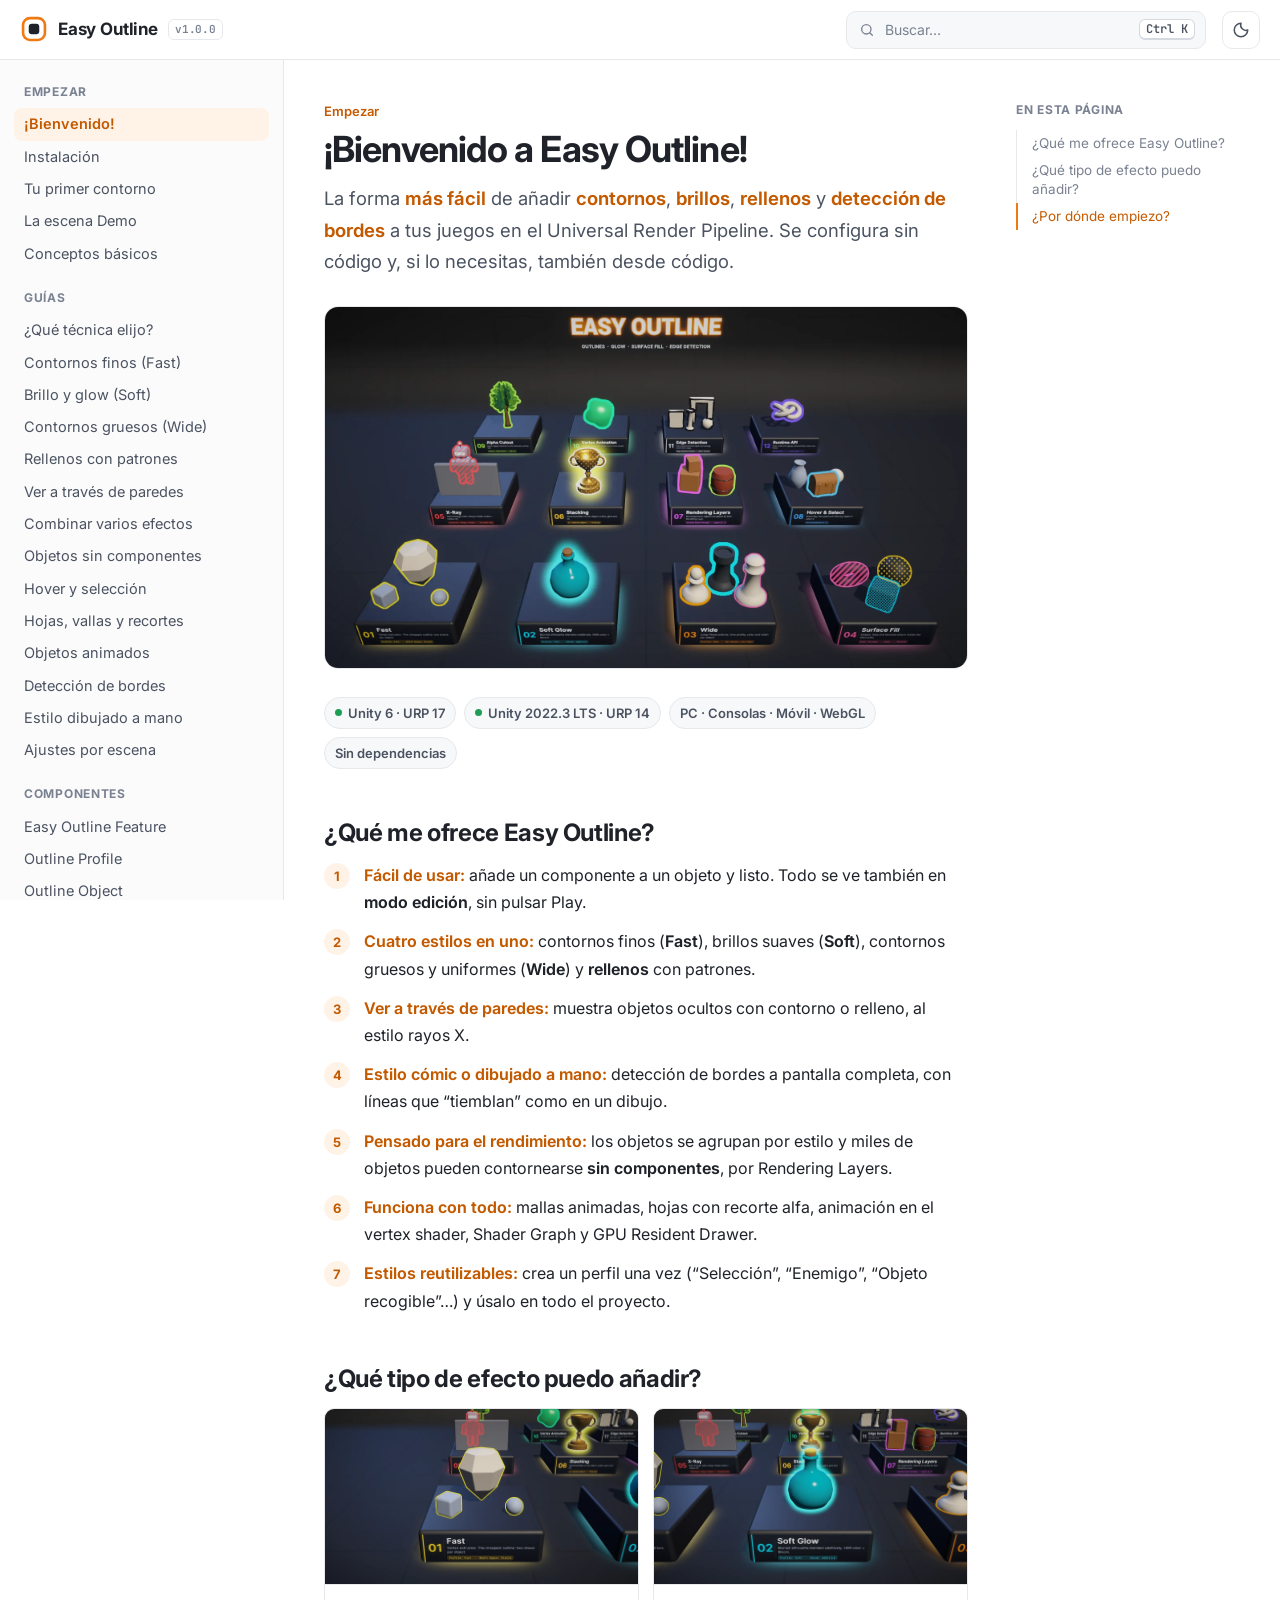
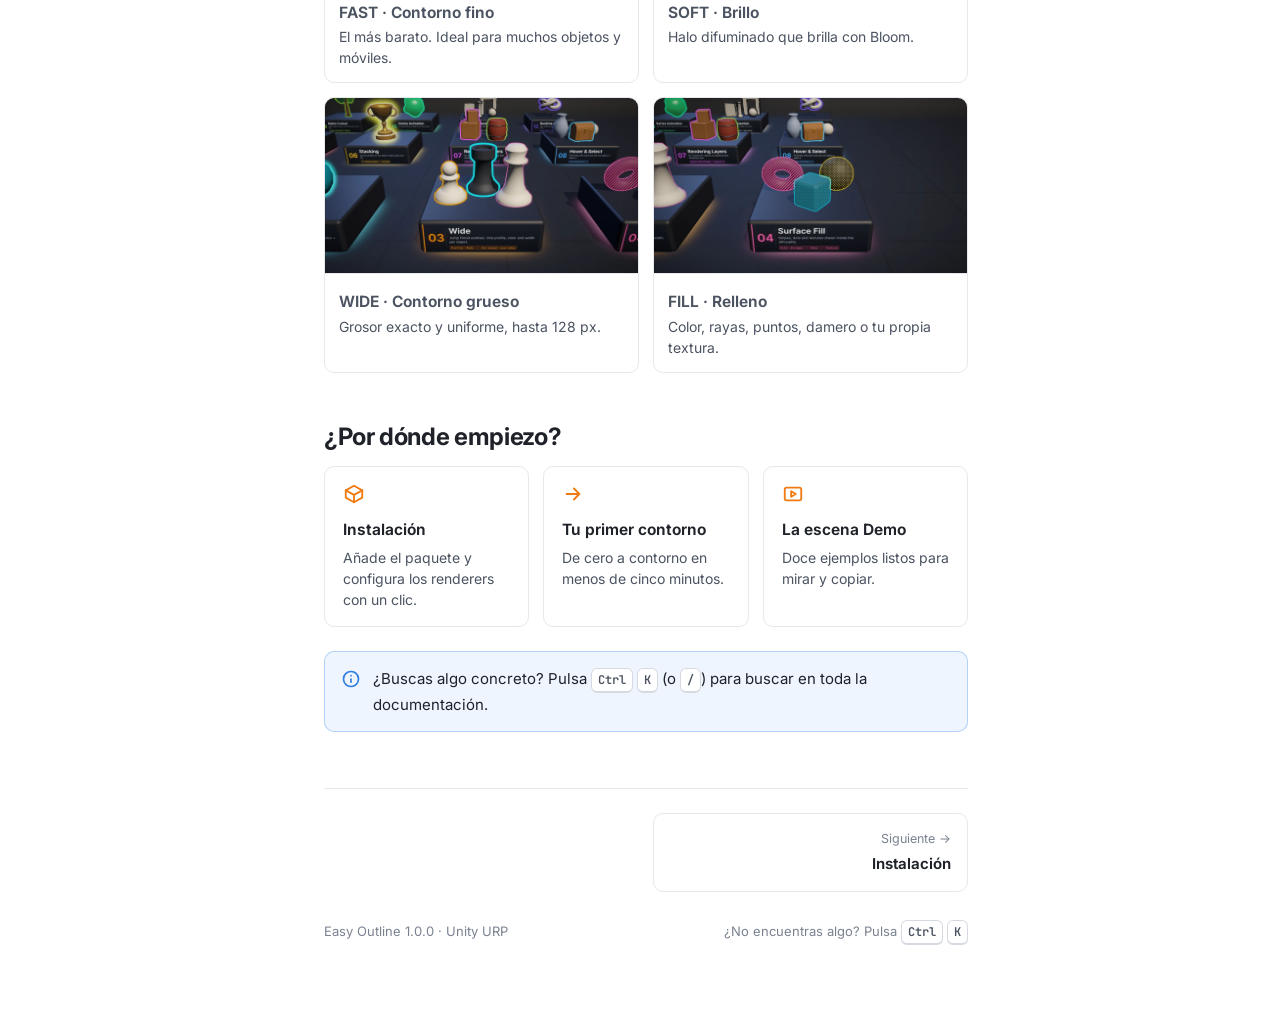
<file: index.html>
<!doctype html>
<html lang="es">
<head>
  <meta charset="utf-8">
  <meta name="viewport" content="width=device-width, initial-scale=1">
  <title>Easy Outline · Documentación</title>
  <meta name="description" content="Documentación de Easy Outline para Unity URP: contornos, brillos, rellenos y detección de bordes. Guías paso a paso, referencia de componentes y API.">
  <link rel="icon" href="assets/img/favicon.svg" type="image/svg+xml">
  <script>
    (function () {
      var t = null;
      try { t = localStorage.getItem("eo-theme"); } catch (e) {}
      if (t === "light" || t === "dark") document.documentElement.dataset.theme = t;
    })();
  </script>
  <link rel="preconnect" href="https://fonts.googleapis.com">
  <link rel="preconnect" href="https://fonts.gstatic.com" crossorigin>
  <link href="https://fonts.googleapis.com/css2?family=Inter:wght@400;500;600;700&family=JetBrains+Mono:wght@400;600&display=swap" rel="stylesheet">
  <link rel="stylesheet" href="assets/css/style.css">
</head>
<body>
  <a class="skip-link" href="#content">Saltar al contenido</a>

  <header class="header">
    <button id="menu-toggle" class="icon-btn menu-btn" type="button" aria-label="Abrir el índice" aria-expanded="false" aria-controls="sidebar">
      <svg viewBox="0 0 24 24" fill="none" stroke="currentColor" stroke-width="2" stroke-linecap="round" aria-hidden="true"><path d="M4 7h16M4 12h16M4 17h16"/></svg>
    </button>
    <a class="brand" href="#/bienvenida">
      <svg viewBox="0 0 32 32" aria-hidden="true">
        <rect x="3.5" y="3.5" width="25" height="25" rx="8" fill="none" stroke="#f07a12" stroke-width="3"/>
        <rect x="10" y="10" width="12" height="12" rx="3.5" fill="currentColor"/>
      </svg>
      <span class="name">Easy Outline</span>
      <span class="version">v1.0.0</span>
    </a>
    <div class="header-spacer"></div>
    <button id="search-open" class="search-trigger" type="button" aria-label="Buscar en la documentación">
      <svg viewBox="0 0 24 24" fill="none" stroke="currentColor" stroke-width="2" stroke-linecap="round" aria-hidden="true"><circle cx="11" cy="11" r="7"/><path d="m20 20-3.5-3.5"/></svg>
      <span>Buscar…</span>
      <kbd>Ctrl K</kbd>
    </button>
    <button id="theme-toggle" class="icon-btn" type="button" aria-label="Cambiar entre tema claro y oscuro">
      <svg viewBox="0 0 24 24" fill="none" stroke="currentColor" stroke-width="2" stroke-linecap="round" stroke-linejoin="round" aria-hidden="true"><path d="M12 3a9 9 0 1 0 9 9 7 7 0 0 1-9-9Z"/></svg>
    </button>
  </header>

  <div class="layout">
    <nav id="sidebar" class="sidebar" aria-label="Índice de la documentación">
      <div id="nav"></div>
    </nav>

    <main class="main" id="content">
      <div class="page">
        <div class="breadcrumb" id="breadcrumb"></div>

<!-- =================================================================================== EMPEZAR -->

<article data-page="bienvenida" data-title="¡Bienvenido!" data-group="Empezar" data-keywords="introducción inicio qué es easy outline urp">
  <h1>¡Bienvenido a Easy Outline!</h1>
  <p class="lead">La forma <mark>más fácil</mark> de añadir <mark>contornos</mark>, <mark>brillos</mark>, <mark>rellenos</mark> y <mark>detección de bordes</mark> a tus juegos en el Universal Render Pipeline. Se configura sin código y, si lo necesitas, también desde código.</p>

  <div class="hero"><img src="assets/img/demo-hero.webp" width="1600" height="900" alt="Escena Demo de Easy Outline: doce expositores con distintos contornos, brillos y rellenos"></div>

  <div class="badges">
    <span class="badge ok">Unity 6 · URP 17</span>
    <span class="badge ok">Unity 2022.3 LTS · URP 14</span>
    <span class="badge">PC · Consolas · Móvil · WebGL</span>
    <span class="badge">Sin dependencias</span>
  </div>

  <h2>¿Qué me ofrece Easy Outline?</h2>
  <ol class="feature-list">
    <li><mark>Fácil de usar:</mark> añade un componente a un objeto y listo. Todo se ve también en <strong>modo edición</strong>, sin pulsar Play.</li>
    <li><mark>Cuatro estilos en uno:</mark> contornos finos (<strong>Fast</strong>), brillos suaves (<strong>Soft</strong>), contornos gruesos y uniformes (<strong>Wide</strong>) y <strong>rellenos</strong> con patrones.</li>
    <li><mark>Ver a través de paredes:</mark> muestra objetos ocultos con contorno o relleno, al estilo rayos X.</li>
    <li><mark>Estilo cómic o dibujado a mano:</mark> detección de bordes a pantalla completa, con líneas que “tiemblan” como en un dibujo.</li>
    <li><mark>Pensado para el rendimiento:</mark> los objetos se agrupan por estilo y miles de objetos pueden contornearse <strong>sin componentes</strong>, por Rendering Layers.</li>
    <li><mark>Funciona con todo:</mark> mallas animadas, hojas con recorte alfa, animación en el vertex shader, Shader Graph y GPU Resident Drawer.</li>
    <li><mark>Estilos reutilizables:</mark> crea un perfil una vez (“Selección”, “Enemigo”, “Objeto recogible”…) y úsalo en todo el proyecto.</li>
  </ol>

  <h2>¿Qué tipo de efecto puedo añadir?</h2>
  <div class="cards">
    <a class="card image" href="#/contorno-fast"><img src="assets/img/exhibit-01.webp" loading="lazy" alt="Contorno Fast amarillo"><span class="card-body"><strong>FAST · Contorno fino</strong><span>El más barato. Ideal para muchos objetos y móviles.</span></span></a>
    <a class="card image" href="#/brillo-soft"><img src="assets/img/exhibit-02.webp" loading="lazy" alt="Brillo Soft cian"><span class="card-body"><strong>SOFT · Brillo</strong><span>Halo difuminado que brilla con Bloom.</span></span></a>
    <a class="card image" href="#/contorno-wide"><img src="assets/img/exhibit-03.webp" loading="lazy" alt="Contornos Wide en piezas de ajedrez"><span class="card-body"><strong>WIDE · Contorno grueso</strong><span>Grosor exacto y uniforme, hasta 128 px.</span></span></a>
    <a class="card image" href="#/rellenos"><img src="assets/img/exhibit-04.webp" loading="lazy" alt="Rellenos de rayas, puntos y textura"><span class="card-body"><strong>FILL · Relleno</strong><span>Color, rayas, puntos, damero o tu propia textura.</span></span></a>
  </div>

  <h2>¿Por dónde empiezo?</h2>
  <div class="cards three">
    <a class="card" href="#/instalacion"><svg class="card-icon" viewBox="0 0 24 24" fill="none" stroke="currentColor" stroke-width="2" stroke-linecap="round" stroke-linejoin="round" aria-hidden="true"><path d="M21 8 12 3 3 8v8l9 5 9-5V8Z"/><path d="m3 8 9 5 9-5M12 13v8"/></svg><strong>Instalación</strong><span>Añade el paquete y configura los renderers con un clic.</span></a>
    <a class="card" href="#/primer-contorno"><svg class="card-icon" viewBox="0 0 24 24" fill="none" stroke="currentColor" stroke-width="2" stroke-linecap="round" stroke-linejoin="round" aria-hidden="true"><path d="M5 12h14M13 6l6 6-6 6"/></svg><strong>Tu primer contorno</strong><span>De cero a contorno en menos de cinco minutos.</span></a>
    <a class="card" href="#/escena-demo"><svg class="card-icon" viewBox="0 0 24 24" fill="none" stroke="currentColor" stroke-width="2" stroke-linecap="round" stroke-linejoin="round" aria-hidden="true"><rect x="3" y="5" width="18" height="14" rx="2"/><path d="m10 9 5 3-5 3V9Z"/></svg><strong>La escena Demo</strong><span>Doce ejemplos listos para mirar y copiar.</span></a>
  </div>

  <div class="hint info"><p>¿Buscas algo concreto? Pulsa <kbd>Ctrl</kbd> <kbd>K</kbd> (o <kbd>/</kbd>) para buscar en toda la documentación.</p></div>
</article>

<article data-page="instalacion" data-title="Instalación" data-group="Empezar" data-keywords="instalar paquete package manager requisitos set up renderers">
  <h1>Instalación</h1>
  <p class="lead">Añade el paquete al proyecto y deja que Easy Outline configure tus renderers. Son dos pasos.</p>

  <h2>Requisitos</h2>
  <ul>
    <li>Unity <strong>6000.0 o superior</strong> con URP 17, o Unity <strong>2022.3 LTS</strong> con URP 14.0.8 o superior.</li>
    <li>El <strong>Universal Renderer</strong> (el Renderer 2D no tiene textura de profundidad).</li>
    <li>En Unity 6, <strong>Render Graph activado</strong> (es la opción por defecto).</li>
  </ul>

  <h2><span class="step">Paso 1 · Añade el paquete</span></h2>
  <div class="tabs">
    <div class="tab-panel" data-tab="Asset Store">
      <ol>
        <li>Abre <span class="path">Window › Package Manager</span>.</li>
        <li>Elige <strong>My Assets</strong>, busca <strong>Easy Outline</strong> y pulsa <strong>Download</strong> y después <strong>Import</strong>.</li>
      </ol>
    </div>
    <div class="tab-panel" data-tab="Desde disco">
      <p><span class="path">Window › Package Manager › + › Add package from disk…</span> y selecciona el archivo <code>package.json</code> del paquete.</p>
    </div>
    <div class="tab-panel" data-tab="Desde Git">
      <p><span class="path">Window › Package Manager › + › Add package from git URL…</span> y pega la URL del repositorio. Si el paquete está dentro de un proyecto, añade la ruta al final:</p>
      <pre><code data-lang="text">https://github.com/USUARIO/REPOSITORIO.git?path=/Packages/com.easyoutline.urp</code></pre>
    </div>
    <div class="tab-panel" data-tab="Embebido">
      <p>Copia la carpeta <code>com.easyoutline.urp</code> dentro de la carpeta <code>Packages/</code> de tu proyecto. Unity la detecta al volver al Editor.</p>
    </div>
  </div>

  <h2><span class="step">Paso 2 · Configura los renderers</span></h2>
  <p>Ejecuta <span class="path">Tools › Easy Outline › Set Up Renderers</span>. Easy Outline busca los <em>Universal Renderer Data</em> de tu proyecto (el del pipeline por defecto y los de cada nivel de calidad) y les añade el renderer feature.</p>
  <div class="hint success"><p>¡Listo! Ya puedes <a href="#/primer-contorno">añadir tu primer contorno</a>.</p></div>
  <div class="hint info"><p>Si se te olvida este paso, el Inspector de <strong>Outline Object</strong> te avisa y muestra un botón <strong>Set Up</strong>. También puedes añadirlo a mano: selecciona tu renderer y pulsa <span class="path">Add Renderer Feature › Easy Outline</span>.</p></div>

  <h2>Importar las muestras (opcional)</h2>
  <p>En <span class="path">Package Manager › Easy Outline › Samples</span> encontrarás:</p>
  <ul>
    <li><strong>Demo</strong>: una sala con 12 expositores, uno por función. Ver <a href="#/escena-demo">La escena Demo</a>.</li>
    <li><strong>Scripting Examples</strong>: scripts cortos que usan la API.</li>
  </ul>

  <h2>Ejecutar los tests (opcional)</h2>
  <p>Añade el paquete a <code>testables</code> en <code>Packages/manifest.json</code> y abre <span class="path">Window › General › Test Runner</span>:</p>
  <pre><code data-lang="json" data-title="Packages/manifest.json">"testables": [ "com.easyoutline.urp" ]</code></pre>
</article>

<article data-page="primer-contorno" data-title="Tu primer contorno" data-group="Empezar" data-keywords="quickstart inicio rápido empezar primer contorno tutorial">
  <h1>Tu primer contorno</h1>
  <p class="lead">Esta guía es para tus <mark>primeros cinco minutos</mark> con Easy Outline. Al terminar tendrás un objeto contorneado y un estilo propio que podrás reutilizar.</p>

  <div class="hint info"><p>Antes de empezar, asegúrate de haber hecho la <a href="#/instalacion">instalación</a> (sobre todo <span class="path">Tools › Easy Outline › Set Up Renderers</span>).</p></div>

  <p><mark>Dos formas de trabajar, tú eliges.</mark> Puedes contornear objetos con un <strong>componente</strong> (lo más fácil) o <strong>sin componentes</strong>, marcándolos con una Rendering Layer (lo más eficiente para muchos objetos). Ninguna es “más avanzada”: usan el mismo sistema y puedes mezclarlas.</p>

  <hr>

  <h2><span class="step">Paso 1 · Contornea un objeto</span></h2>
  <div class="tabs">
    <div class="tab-panel" data-tab="Con componente">
      <ol>
        <li>Selecciona uno o varios objetos en la jerarquía.</li>
        <li>Haz clic derecho y elige <span class="path">Easy Outline › Add Outline To Selection</span> (también en el menú <span class="path">GameObject</span>).</li>
      </ol>
      <p>Verás al momento un contorno naranja de 4 píxeles, también en la vista Scene. Es el perfil por defecto.</p>
    </div>
    <div class="tab-panel" data-tab="Sin componentes">
      <ol>
        <li>En el <strong>Mesh Renderer</strong> del objeto, abre <strong>Rendering Layer Mask</strong> y activa una capa extra (por ejemplo la 8). Deja también <em>Default</em>.</li>
        <li>Selecciona tu <em>Universal Renderer Data</em>, despliega <strong>Easy Outline</strong> y pulsa <strong>+</strong> en <strong>Outline Layers</strong>.</li>
        <li>En la nueva capa, elige esa Rendering Layer y pulsa <strong>New</strong> junto a <em>Profile</em>.</li>
      </ol>
      <p>Todos los objetos con esa Rendering Layer se contornean a la vez. Más detalles en <a href="#/sin-componentes">Muchos objetos sin componentes</a>.</p>
    </div>
  </div>

  <h2><span class="step">Paso 2 · Crea tu propio estilo</span></h2>
  <p>El aspecto de un contorno lo define un <mark>Outline Profile</mark>: un asset con la técnica, el color, el grosor y el resto de ajustes.</p>
  <ol class="steps">
    <li><strong>Crea el perfil</strong>En el componente <em>Outline Object</em>, pulsa <strong>New</strong> junto a <em>Profile</em> y elige dónde guardarlo.</li>
    <li><strong>Elige la técnica</strong><em>Fast</em> (fino y barato), <em>Soft</em> (brillo), <em>Wide</em> (grueso y uniforme) o <em>None</em> (solo relleno). ¿Dudas? Mira <a href="#/elegir-tecnica">¿Qué técnica elijo?</a></li>
    <li><strong>Ajusta color y grosor</strong>Despliega <em>Profile Settings</em> en el propio componente: los cambios se ven al instante.</li>
  </ol>
  <div class="hint warning"><p>Los perfiles son <strong>compartidos</strong>: si cambias uno, cambian todos los objetos que lo usan. Para variar un solo objeto usa los <strong>overrides</strong> del paso 3.</p></div>

  <h2><span class="step">Paso 3 · Cambia un solo objeto</span></h2>
  <p>En <em>Outline Object</em>, activa la casilla de <strong>Color</strong>, <strong>Width</strong> u <strong>Opacity</strong> y ponle otro valor. Solo afecta a ese objeto; el resto sigue usando el perfil.</p>

  <h2><span class="step">Paso 4 · Actívalo desde el juego</span></h2>
  <div class="tabs">
    <div class="tab-panel" data-tab="Con código">
      <p>Añade <code>using EasyOutline;</code> y llama a <code>OutlineObject.Add</code>:</p>
<pre><code data-lang="cs">using EasyOutline;
using UnityEngine;

public class Pickup : MonoBehaviour
{
    public OutlineProfile highlight;

    void OnMouseEnter() => OutlineObject.Add(gameObject, highlight);
    void OnMouseExit()  => OutlineObject.RemoveAll(gameObject);
}</code></pre>
      <p>¿Qué está pasando? <code>Add</code> añade un componente <em>Outline Object</em> (o reutiliza el que ya tenga) con ese perfil, y <code>RemoveAll</code> lo quita. Para encender y apagar sin crear componentes, usa <code>Show()</code> y <code>Hide()</code>.</p>
    </div>
    <div class="tab-panel" data-tab="Sin código">
      <p>Un contorno es un componente: actívalo o desactívalo como cualquier otro. Por ejemplo, desde un <strong>UnityEvent</strong> de un botón o de un trigger, arrastra el objeto y elige <span class="path">OutlineObject › enabled</span>.</p>
      <p>Para resaltar con el ratón sin escribir nada, usa el script <code>OutlineHighlighter</code> de la escena Demo. Ver <a href="#/raton">Resaltar y seleccionar con el ratón</a>.</p>
    </div>
  </div>

  <div class="hint success"><p>¡Ya está! A partir de aquí, las <strong>Guías</strong> del índice explican cada efecto paso a paso.</p></div>
</article>

<article data-page="escena-demo" data-title="La escena Demo" data-group="Empezar" data-keywords="demo ejemplo muestra sample escena controles teclado visita guiada expositores">
  <h1>La escena Demo</h1>
  <p class="lead">Una sala de exposición con <mark>12 expositores numerados</mark>, uno por función. Cada uno tiene una placa que explica qué muestra y dónde mirar. <mark>No hace falta pulsar Play</mark>: todo se ve en la vista Scene.</p>

  <figure><img src="assets/img/demo-angle.webp" width="1280" height="720" loading="lazy" alt="Vista en ángulo de la sala de exposición"><figcaption>Cada placa indica la función, una frase y el ajuste clave que hay que mirar.</figcaption></figure>

  <h2><span class="step">Abrirla</span></h2>
  <ol class="steps">
    <li><strong>Importa la muestra</strong><span class="path">Package Manager › Easy Outline › Samples › Demo › Import</span>.</li>
    <li><strong>Abre la escena</strong><code>Assets/Samples/Easy Outline/…/Demo/Scenes/Easy Outline Demo</code>.</li>
    <li><strong>Explora</strong>La vista Scene se coloca sola frente a los expositores y se selecciona el objeto <strong>Easy Outline Demo</strong>. Su Inspector tiene un botón por expositor para encuadrarlo.</li>
  </ol>

  <h2>Los 12 expositores</h2>
  <table>
    <thead><tr><th>#</th><th>Expositor</th><th>Qué muestra</th><th>Guía</th></tr></thead>
    <tbody>
      <tr><td>01</td><td>Fast</td><td class="wrap">Contorno de grosor constante en objetos de distinto tamaño</td><td><a href="#/contorno-fast">Fast</a></td></tr>
      <tr><td>02</td><td>Soft Glow</td><td class="wrap">Brillo aditivo HDR con Bloom</td><td><a href="#/brillo-soft">Soft</a></td></tr>
      <tr><td>03</td><td>Wide</td><td class="wrap">Un perfil, color y grosor distintos por pieza</td><td><a href="#/contorno-wide">Wide</a></td></tr>
      <tr><td>04</td><td>Surface Fill</td><td class="wrap">Rayas, puntos y textura</td><td><a href="#/rellenos">Rellenos</a></td></tr>
      <tr><td>05</td><td>X-Ray</td><td class="wrap">Un robot visible a través de la pared</td><td><a href="#/rayos-x">Rayos X</a></td></tr>
      <tr><td>06</td><td>Stacking</td><td class="wrap">Brillo + contorno + relleno en el mismo objeto</td><td><a href="#/combinar">Combinar</a></td></tr>
      <tr><td>07</td><td>Rendering Layers</td><td class="wrap">Cajas y barril sin ningún componente</td><td><a href="#/sin-componentes">Sin componentes</a></td></tr>
      <tr><td>08</td><td>Hover &amp; Select</td><td class="wrap">Resaltado y selección con el ratón</td><td><a href="#/raton">Ratón</a></td></tr>
      <tr><td>09</td><td>Alpha Cutout</td><td class="wrap">Un árbol cuyas hojas tienen recorte alfa</td><td><a href="#/recortes">Recortes</a></td></tr>
      <tr><td>10</td><td>Vertex Animation</td><td class="wrap">Una gelatina deformada por su shader</td><td><a href="#/animados">Animados</a></td></tr>
      <tr><td>11</td><td>Edge Detection</td><td class="wrap">Líneas dibujadas a mano solo en este expositor</td><td><a href="#/bordes">Bordes</a></td></tr>
      <tr><td>12</td><td>Runtime API</td><td class="wrap">Color y grosor animados desde código</td><td><a href="#/api-outline-object">API</a></td></tr>
    </tbody>
  </table>

  <h2>Controles en Play</h2>
  <table>
    <thead><tr><th>Control</th><th>Acción</th></tr></thead>
    <tbody>
      <tr><td><kbd>←</kbd> <kbd>→</kbd> · <kbd>Tab</kbd></td><td class="wrap">Visita guiada: la cámara vuela al expositor anterior o siguiente</td></tr>
      <tr><td><kbd>Space</kbd> · <kbd>Esc</kbd></td><td>Vista general</td></tr>
      <tr><td>Ratón encima · clic</td><td>Resaltar · seleccionar</td></tr>
      <tr><td>Botón derecho · central · rueda</td><td>Orbitar · desplazar · zoom</td></tr>
      <tr><td><kbd>E</kbd></td><td>Detección de bordes: Exhibit, Clean, Hand Drawn, Off</td></tr>
      <tr><td><kbd>V</kbd></td><td>Recorrer las <a href="#/depuracion">vistas de depuración</a></td></tr>
      <tr><td><kbd>L</kbd></td><td>Encender o apagar las capas del expositor 07</td></tr>
      <tr><td><kbd>H</kbd></td><td>Ocultar la barra de ayuda</td></tr>
    </tbody>
  </table>
  <figure><img src="assets/img/demo-edges.webp" width="1280" height="720" loading="lazy" alt="La sala con detección de bordes dibujada a mano en toda la escena"><figcaption>Con <kbd>E</kbd> la detección de bordes pasa a toda la escena.</figcaption></figure>

  <div class="hint info"><p>La escena <strong>no modifica tus renderers</strong>: sus capas y su detección de bordes viven en un componente <a href="#/scene-settings">Outline Scene Settings</a>. Para ver el Bloom, tu renderer debe tener el post-procesado activo y la cámara HDR.</p></div>
</article>

<article data-page="conceptos" data-title="Conceptos básicos" data-group="Empezar" data-keywords="conceptos piezas perfil feature capa grupo">
  <h1>Conceptos básicos</h1>
  <p class="lead">Easy Outline tiene pocas piezas. Con entender estas cinco ya puedes hacer cualquier cosa.</p>

  <table>
    <thead><tr><th>Pieza</th><th>Qué es</th><th>Dónde está</th></tr></thead>
    <tbody>
      <tr><td><a href="#/feature">Easy Outline Feature</a></td><td class="wrap">El renderer feature que lo dibuja todo. Se añade una vez por renderer.</td><td>Universal Renderer Data</td></tr>
      <tr><td><a href="#/outline-profile">Outline Profile</a></td><td class="wrap">Un <strong>estilo</strong> reutilizable: técnica, color, grosor, oclusión y relleno.</td><td>Asset</td></tr>
      <tr><td><a href="#/outline-object">Outline Object</a></td><td class="wrap">Componente para contornear <strong>un objeto</strong> concreto.</td><td>GameObject</td></tr>
      <tr><td>Outline Layer</td><td class="wrap">Regla “los objetos con esta Rendering Layer usan este perfil”. Para <strong>muchos objetos</strong> sin componentes.</td><td>Feature o Scene Settings</td></tr>
      <tr><td><a href="#/edge-profile">Edge Detection Profile</a></td><td class="wrap">Ajustes de las líneas a pantalla completa (estilo cómic).</td><td>Asset</td></tr>
    </tbody>
  </table>
  <p>Y dos opcionales: <a href="#/outline-camera">Outline Camera</a> (ajustes por cámara) y <a href="#/scene-settings">Outline Scene Settings</a> (ajustes por escena).</p>

  <h2>Grupos: por qué conviene reutilizar perfiles</h2>
  <p>Los objetos que comparten perfil se dibujan <mark>juntos, como un grupo</mark>. El coste de las pasadas a pantalla completa depende del <strong>número de perfiles visibles</strong>, no del número de objetos.</p>
  <div class="hint success"><p>Usa pocos perfiles bien elegidos (“Hover”, “Selección”, “Enemigo”…) en lugar de uno por objeto. Para variaciones puntuales, usa los overrides de <em>Outline Object</em>.</p></div>
</article>

<!-- =================================================================================== GUÍAS -->

<article data-page="elegir-tecnica" data-title="¿Qué técnica elijo?" data-group="Guías" data-keywords="comparativa técnicas fast soft wide fill diferencias coste">
  <h1>¿Qué técnica elijo?</h1>
  <p class="lead">Cada perfil usa una técnica. Esta tabla te ayuda a elegir en segundos.</p>

  <table>
    <thead><tr><th>Quiero…</th><th>Usa</th><th>Por qué</th></tr></thead>
    <tbody>
      <tr><td class="wrap">Muchos objetos, móviles o contornos finos</td><td><span class="tag">Fast</span></td><td class="wrap">Sin pasadas a pantalla completa: el más barato.</td></tr>
      <tr><td class="wrap">Un halo o brillo suave</td><td><span class="tag">Soft</span></td><td class="wrap">Silueta difuminada; con HDR y Bloom parece neón.</td></tr>
      <tr><td class="wrap">Un contorno grueso y perfecto</td><td><span class="tag">Wide</span></td><td class="wrap">Grosor exacto hasta 128 px, esquinas redondeadas.</td></tr>
      <tr><td class="wrap">Pintar el interior del objeto</td><td><span class="tag">Fill</span></td><td class="wrap">Se suma a cualquier técnica, o va solo con <em>None</em>.</td></tr>
      <tr><td class="wrap">Líneas en toda la escena (cómic)</td><td><span class="tag">Edges</span></td><td class="wrap">Efecto a pantalla completa, no por objeto.</td></tr>
    </tbody>
  </table>

  <h2>Compáralas</h2>
  <div class="tabs">
    <div class="tab-panel" data-tab="Fast"><figure><img src="assets/img/exhibit-01.webp" loading="lazy" alt="Fast"><figcaption>Fast: el mismo grosor en píxeles en objetos grandes y pequeños.</figcaption></figure></div>
    <div class="tab-panel" data-tab="Soft"><figure><img src="assets/img/exhibit-02.webp" loading="lazy" alt="Soft"><figcaption>Soft aditivo con Bloom.</figcaption></figure></div>
    <div class="tab-panel" data-tab="Wide"><figure><img src="assets/img/exhibit-03.webp" loading="lazy" alt="Wide"><figcaption>Wide: color y grosor distintos por pieza.</figcaption></figure></div>
    <div class="tab-panel" data-tab="Fill"><figure><img src="assets/img/exhibit-04.webp" loading="lazy" alt="Fill"><figcaption>Rellenos de rayas, puntos y textura.</figcaption></figure></div>
    <div class="tab-panel" data-tab="Edges"><figure><img src="assets/img/exhibit-11.webp" loading="lazy" alt="Edges"><figcaption>Detección de bordes dibujada a mano.</figcaption></figure></div>
  </div>

  <h2>Detalle técnico</h2>
  <table>
    <thead><tr><th>Técnica</th><th>Cómo funciona</th><th>Coste</th><th>Ajustable por objeto</th></tr></thead>
    <tbody>
      <tr><td>Fast</td><td class="wrap">Extrusión de vértices + stencil</td><td class="wrap">2 draws por objeto</td><td class="wrap">color, grosor, opacidad</td></tr>
      <tr><td>Soft</td><td class="wrap">Máscara + blur separable</td><td class="wrap">1 draw/objeto + 3 a pantalla completa</td><td class="wrap">color, opacidad</td></tr>
      <tr><td>Wide</td><td class="wrap">Máscara + Jump Flood</td><td class="wrap">1 draw/objeto + 2 + log₂(grosor)</td><td class="wrap">color, grosor, opacidad</td></tr>
      <tr><td>Fill</td><td class="wrap">Máscara + patrón en pantalla</td><td class="wrap">+1 a pantalla completa</td><td class="wrap">opacidad, color opcional</td></tr>
    </tbody>
  </table>
</article>

<article data-page="contorno-fast" data-title="Contornos finos (Fast)" data-group="Guías" data-keywords="fast extrusión normales suavizadas huecos móvil barato">
  <h1>Contornos finos y baratos <span class="tag">Fast</span></h1>
  <p class="lead">La técnica más rápida: <mark>sin texturas intermedias</mark> ni pasadas a pantalla completa. Perfecta para muchos objetos, móviles y contornos de pocos píxeles.</p>
  <figure><img src="assets/img/exhibit-01.webp" loading="lazy" alt="Expositor 01: gema, cubo y esfera con contorno Fast amarillo"><figcaption>Expositor 01 de la Demo: el grosor en píxeles es el mismo en los tres objetos.</figcaption></figure>

  <h2><span class="step">Cómo se hace</span></h2>
  <ol class="steps">
    <li><strong>Crea un perfil</strong><span class="path">Assets › Create › Easy Outline › Outline Profile</span> y pon <em>Technique</em> en <strong>Fast</strong>.</li>
    <li><strong>Elige el espacio del grosor</strong><em>Width Space</em>: <strong>Screen Pixels</strong> (igual de grueso a cualquier distancia) o <strong>World Units</strong> (más fino al alejarse).</li>
    <li><strong>Asígnalo</strong>A un <em>Outline Object</em> o a una <em>Outline Layer</em>.</li>
  </ol>

  <h2>Esquinas abiertas: normales suavizadas</h2>
  <p>Fast “infla” el objeto a lo largo de sus normales. En mallas con aristas duras (cubos, low-poly) las caras se separan y el contorno se abre en las esquinas. La solución son las <mark>normales suavizadas</mark>:</p>
  <table>
    <thead><tr><th>Opción</th><th>Cuándo</th></tr></thead>
    <tbody>
      <tr><td class="wrap">Automático (por defecto)</td><td class="wrap"><em>Outline Object</em> las genera para mallas con <em>Read/Write</em> activado.</td></tr>
      <tr><td class="wrap"><span class="path">Tools › Easy Outline › Bake Smoothed Normals For Selection</span></td><td class="wrap">Mallas sin Read/Write, skinned o contorneadas por capas.</td></tr>
      <tr><td class="wrap"><span class="path">Assets › Easy Outline › Toggle Smoothed Normals On Import</span></td><td class="wrap">Que se bakeen cada vez que se importa el modelo.</td></tr>
    </tbody>
  </table>
  <div class="hint warning"><p>Las normales suavizadas se guardan en el canal <strong>UV3</strong>. Si tu malla usa UV3 para otra cosa, desactiva <em>Smooth Normals</em> en el perfil.</p></div>

  <h2>Limitaciones</h2>
  <ul>
    <li>No sigue la animación hecha en el vertex shader (sí el skinning y los blend shapes). Para eso usa <a href="#/animados">Wide o Soft con Object Depth Pass</a>.</li>
    <li>Usa el bit 3 del stencil de la cámara.</li>
  </ul>
</article>

<article data-page="brillo-soft" data-title="Brillo y glow (Soft)" data-group="Guías" data-keywords="soft glow brillo halo bloom hdr neón blur aditivo">
  <h1>Brillo y glow <span class="tag">Soft</span></h1>
  <p class="lead">Un halo suave alrededor del objeto. Con <mark>color HDR</mark>, modo <mark>Additive</mark> y <mark>Bloom</mark> parece luz de neón.</p>
  <figure><img src="assets/img/exhibit-02.webp" loading="lazy" alt="Expositor 02: poción con brillo cian"><figcaption>Expositor 02: Soft aditivo con Bloom y opacidad pulsante.</figcaption></figure>

  <h2><span class="step">Cómo se hace</span></h2>
  <ol class="steps">
    <li><strong>Técnica Soft</strong>En el perfil, <em>Technique</em> = <strong>Soft</strong>.</li>
    <li><strong>Radio</strong><em>Width</em> es el radio del brillo en píxeles (prueba entre 24 y 64).</li>
    <li><strong>Modo aditivo</strong><em>Blend</em> = <strong>Additive</strong> para sumar luz en lugar de pintar encima.</li>
    <li><strong>Más intensidad</strong>Sube <em>Brightness</em> por encima de 1 (o usa un color HDR) para que el Bloom lo recoja.</li>
  </ol>

  <h2>Ajustes útiles</h2>
  <table>
    <thead><tr><th>Ajuste</th><th>Efecto</th></tr></thead>
    <tbody>
      <tr><td>Intensity</td><td class="wrap">Hace que el brillo llegue más lejos.</td></tr>
      <tr><td>Hardness</td><td class="wrap">0 = degradado suave, 1 = borde duro.</td></tr>
      <tr><td>Resolution</td><td class="wrap"><em>Half</em> o <em>Quarter</em>: casi idénticos para brillos y mucho más baratos.</td></tr>
      <tr><td>Draw Inside</td><td class="wrap">Dibuja el brillo también sobre el objeto.</td></tr>
    </tbody>
  </table>
  <div class="hint info"><p>¿No ves el Bloom? Comprueba que la cámara tiene <strong>Post Processing</strong> y <strong>HDR</strong> activos y que hay un <em>Volume</em> con Bloom.</p></div>
  <div class="hint warning"><p>En Soft el radio pertenece al perfil: el override de <em>Width</em> por objeto no tiene efecto.</p></div>
</article>

<article data-page="contorno-wide" data-title="Contornos gruesos (Wide)" data-group="Guías" data-keywords="wide jump flood grueso uniforme por objeto color grosor">
  <h1>Contornos gruesos <span class="tag">Wide</span></h1>
  <p class="lead">Contornos de <mark>grosor exacto y uniforme</mark> (hasta 128 px) con esquinas redondeadas. Es la técnica por defecto.</p>
  <figure><img src="assets/img/exhibit-03.webp" loading="lazy" alt="Expositor 03: tres piezas de ajedrez con contornos de distinto color y grosor"><figcaption>Expositor 03: un solo perfil; cada pieza cambia color y grosor con overrides.</figcaption></figure>

  <h2><span class="step">Cómo se hace</span></h2>
  <ol class="steps">
    <li><strong>Técnica Wide</strong><em>Technique</em> = <strong>Wide</strong> y elige <em>Width</em> en píxeles.</li>
    <li><strong>Suavizado</strong><em>Softness</em> controla el antialiasing del borde exterior (1 px va bien).</li>
    <li><strong>Variaciones por objeto</strong>Activa los overrides de <em>Color</em> y <em>Width</em> en cada <em>Outline Object</em>.</li>
  </ol>
  <div class="hint success"><p>Wide cuesta casi lo mismo con 1 objeto que con 100 del mismo perfil: el algoritmo trabaja sobre la pantalla, no sobre cada objeto.</p></div>
  <div class="hint info"><p>Si la plataforma no puede renderizar texturas de coma flotante de dos canales (algunos WebGL y Android antiguos), Wide se dibuja automáticamente como Soft y el Inspector lo avisa.</p></div>
</article>

<article data-page="rellenos" data-title="Rellenos con patrones" data-group="Guías" data-keywords="fill relleno surface fill rayas puntos damero textura patrón">
  <h1>Rellenos con patrones <span class="tag">Fill</span></h1>
  <p class="lead">Pinta el interior de la silueta con un <mark>color</mark>, <mark>rayas</mark>, <mark>puntos</mark>, <mark>damero</mark> o tu propia <mark>textura</mark>. Ideal para estados (“seleccionado”, “bloqueado”) y para siluetas ocultas.</p>
  <figure><img src="assets/img/exhibit-04.webp" loading="lazy" alt="Expositor 04: toro con rayas, esfera con puntos y cubo con textura"><figcaption>Expositor 04: rayas animadas, puntos y una textura de trama.</figcaption></figure>

  <h2><span class="step">Cómo se hace</span></h2>
  <ol class="steps">
    <li><strong>Activa el relleno</strong>En cualquier perfil, despliega <em>Surface Fill</em> y marca <strong>Enabled</strong>. Funciona con cualquier técnica, incluso con <em>None</em> (solo relleno).</li>
    <li><strong>Elige el patrón</strong><em>Solid</em>, <em>Stripes</em>, <em>Dots</em>, <em>Checker</em> o <em>Texture</em>.</li>
    <li><strong>Ajusta</strong><em>Scale</em> (tamaño en píxeles), <em>Angle</em>, <em>Thickness</em> y <em>Scroll</em> para animarlo.</li>
  </ol>

  <table>
    <thead><tr><th>Patrón</th><th>Ajustes</th></tr></thead>
    <tbody>
      <tr><td>Solid</td><td class="wrap">Color (el alfa es la opacidad).</td></tr>
      <tr><td>Stripes · Dots</td><td class="wrap">Scale, Angle, Thickness, Scroll.</td></tr>
      <tr><td>Checker</td><td class="wrap">Scale, Angle, Scroll.</td></tr>
      <tr><td>Texture</td><td class="wrap">Texture (con <em>Wrap Mode: Repeat</em>), Scale, Angle, Scroll. El alfa de la textura define el dibujo.</td></tr>
    </tbody>
  </table>
  <div class="hint info"><p><em>Use Object Color</em> tiñe el relleno con el color de contorno de cada objeto: un solo perfil sirve para objetos de colores distintos.</p></div>
</article>

<article data-page="rayos-x" data-title="Ver a través de paredes" data-group="Guías" data-keywords="rayos x xray oclusión always visible occluded only detrás de la pared silueta oculta">
  <h1>Ver a través de paredes</h1>
  <p class="lead">Muestra aliados, objetivos o al jugador cuando quedan <mark>detrás de un obstáculo</mark>. Se controla con el ajuste <mark>Occlusion</mark> del perfil.</p>
  <figure><img src="assets/img/exhibit-05.webp" loading="lazy" alt="Expositor 05: robot detrás de una pared con contorno rojo y relleno de rayas"><figcaption>Expositor 05: contorno <em>Always Visible</em> + relleno de rayas <em>Occluded Only</em>.</figcaption></figure>

  <h2>Los tres modos</h2>
  <table>
    <thead><tr><th>Occlusion</th><th>Resultado</th><th>Uso típico</th></tr></thead>
    <tbody>
      <tr><td>Visible Only</td><td class="wrap">Solo alrededor de la parte visible.</td><td class="wrap">Hover y selección normales</td></tr>
      <tr><td>Always Visible</td><td class="wrap">El objeto entero, también a través de paredes.</td><td class="wrap">Aliados, objetivos</td></tr>
      <tr><td>Occluded Only</td><td class="wrap">Solo la parte oculta.</td><td class="wrap">Silueta del jugador tras una pared</td></tr>
    </tbody>
  </table>

  <h2><span class="step">Receta: silueta “detrás de la pared”</span></h2>
  <ol class="steps">
    <li><strong>Perfil de contorno</strong>Wide, <em>Occlusion</em> = <strong>Always Visible</strong>, <em>Priority</em> = 1.</li>
    <li><strong>Perfil de relleno</strong><em>Technique</em> = <strong>None</strong>, <em>Occlusion</em> = <strong>Occluded Only</strong>, <em>Surface Fill</em> con rayas y un poco de <em>Scroll</em>.</li>
    <li><strong>Combínalos</strong>Añade dos <em>Outline Object</em> al personaje, uno con cada perfil. Ver <a href="#/combinar">Combinar varios efectos</a>.</li>
  </ol>
  <div class="hint warning"><p>Los objetos eliminados por <em>Occlusion Culling</em> no se dibujan, así que tampoco su contorno de rayos X. Si un objeto parpadea como “oculto”, sube <em>Depth Bias</em> en el feature.</p></div>
</article>

<article data-page="combinar" data-title="Combinar varios efectos" data-group="Guías" data-keywords="stacking apilar combinar prioridad varios perfiles">
  <h1>Combinar varios efectos</h1>
  <p class="lead">Un objeto puede tener <mark>varios estilos a la vez</mark>: un brillo, un contorno encima y un relleno. Cada perfil aplica su efecto.</p>
  <figure><img src="assets/img/exhibit-06.webp" loading="lazy" alt="Expositor 06: trofeo con brillo dorado, contorno blanco y relleno de puntos"><figcaption>Expositor 06: Soft dorado (prioridad 0) + Wide blanco con relleno de puntos (prioridad 1).</figcaption></figure>

  <h2><span class="step">Cómo se hace</span></h2>
  <ol class="steps">
    <li><strong>Añade varios componentes</strong>Pon dos o más <em>Outline Object</em> en el mismo GameObject, cada uno con su perfil.</li>
    <li><strong>Ordena con Priority</strong>Los perfiles con <em>Priority</em> mayor se dibujan encima.</li>
  </ol>

  <h2>Reglas de orden</h2>
  <ul>
    <li>Se dibuja por <strong>Priority</strong> ascendente; a igual prioridad, en el orden de la pila de capas y después en el de aparición de los componentes.</li>
    <li>Dentro de un perfil, el relleno se dibuja antes que el contorno.</li>
    <li>Un objeto puede estar en varias Outline Layers y tener componentes a la vez.</li>
  </ul>
</article>

<article data-page="sin-componentes" data-title="Objetos sin componentes" data-group="Guías" data-keywords="rendering layers capas sin componentes batching gpu resident drawer dots entities rendimiento muchos objetos">
  <h1>Muchos objetos sin componentes</h1>
  <p class="lead">Marca objetos con una <mark>Rendering Layer</mark> y todos se contornean con el mismo perfil. Es la opción más eficiente: compatible con el <mark>SRP Batcher</mark>, el <mark>GPU Resident Drawer</mark> y Entities Graphics.</p>
  <figure><img src="assets/img/exhibit-07.webp" loading="lazy" alt="Expositor 07: cajas con contorno magenta y barril con contorno lima, sin componentes"><figcaption>Expositor 07: las cajas usan la capa 8 (Wide) y el barril la capa 9 (Fast). Ninguno tiene componentes.</figcaption></figure>

  <h2><span class="step">Cómo se hace</span></h2>
  <ol class="steps">
    <li><strong>Pon nombre a la capa (opcional)</strong>Unity 6: <span class="path">Project Settings › Tags and Layers › Rendering Layers</span>. Unity 2022.3: <span class="path">Project Settings › Graphics › URP Global Settings</span>.</li>
    <li><strong>Marca los objetos</strong>En el <em>Rendering Layer Mask</em> de cada renderer, activa la capa. Desde código: <code>OutlineRenderingLayers.Set(objeto, mascara, true)</code>.</li>
    <li><strong>Añade una Outline Layer</strong>En el feature (para todo el proyecto) o en un <a href="#/scene-settings">Outline Scene Settings</a> (solo esa escena): elige la capa y un perfil.</li>
  </ol>
  <div class="hint warning"><p>Las Rendering Layers también controlan las <em>Light Layers</em>. Deja la capa <strong>Default</strong> activada en los objetos y usa capas extra para los contornos.</p></div>
  <div class="hint info"><p>Para encender o apagar el contorno de un objeto concreto, cambia su Rendering Layer Mask. Para apagar todos a la vez, desactiva la Outline Layer (<em>Enabled</em>).</p></div>
</article>

<article data-page="raton" data-title="Hover y selección" data-group="Guías" data-keywords="hover selección ratón mouse click resaltar highlighter">
  <h1>Resaltar y seleccionar con el ratón</h1>
  <p class="lead">El clásico de los juegos de estrategia y de los objetos interactivos: <mark>contorno al pasar el ratón</mark> y otro distinto al <mark>hacer clic</mark>.</p>
  <figure><img src="assets/img/exhibit-08.webp" loading="lazy" alt="Expositor 08: cofre seleccionado con contorno azul"><figcaption>Expositor 08: el cofre empieza seleccionado; en Play puedes seleccionar cualquier objeto de la sala.</figcaption></figure>

  <h2><span class="step">Sin código: OutlineHighlighter</span></h2>
  <ol class="steps">
    <li><strong>Copia el script</strong><code>OutlineHighlighter</code> está en la muestra Demo (<code>Scripts/</code>). Añádelo a cualquier objeto de la escena.</li>
    <li><strong>Asigna dos perfiles</strong><em>Hover Profile</em> (por ejemplo, Wide blanco fino) y <em>Selection Profile</em> (por ejemplo, Wide de color con <em>Always Visible</em>).</li>
    <li><strong>Colliders</strong>Los objetos seleccionables necesitan un collider y estar en <em>Selectable Layers</em>.</li>
  </ol>
  <p>También expone eventos (<em>On Hover Enter</em>, <em>On Hover Exit</em>, <em>On Selection Changed</em>) para conectarlos desde el Inspector.</p>

  <h2>Con tu propio código</h2>
<pre><code data-lang="cs">OutlineObject hover;

void UpdateHover(GameObject target)
{
    if (hover != null) hover.Hide();
    hover = target != null ? OutlineObject.Add(target, hoverProfile) : null;
    if (hover != null) hover.Show();
}</code></pre>
  <div class="hint success"><p>Dale al perfil de hover una <em>Priority</em> alta (por ejemplo 20) para que siempre quede por encima de otros contornos del objeto.</p></div>
</article>

<article data-page="recortes" data-title="Hojas, vallas y recortes" data-group="Guías" data-keywords="alpha cutout recorte alfa hojas vallas transparencia clipping">
  <h1>Hojas, vallas y recortes</h1>
  <p class="lead">Con materiales de <mark>alpha clipping</mark> (hojas, rejas, vallas), el contorno sigue la forma recortada, no el rectángulo de la malla.</p>
  <figure><img src="assets/img/exhibit-09.webp" loading="lazy" alt="Expositor 09: árbol con hojas recortadas y contorno lima"><figcaption>Expositor 09: cada hoja recibe su propio contorno.</figcaption></figure>

  <h2><span class="step">Cómo se hace</span></h2>
  <ol class="steps">
    <li><strong>Activa Alpha Cutout</strong>En el perfil, deja <em>Alpha Cutout</em> marcado (lo está por defecto).</li>
    <li><strong>Usa un material con recorte</strong>Un material URP Lit/Unlit con <em>Alpha Clipping</em> activo. Easy Outline lee <code>_BaseMap</code>, <code>_BaseColor</code>, <code>_Cutoff</code> y <code>_AlphaClip</code>.</li>
  </ol>
  <div class="hint info"><p>¿Shader Graph o un shader con otros nombres de propiedad? Cambia <em>Geometry</em> a <strong>Object Depth Pass</strong>: el recorte lo hace tu propio shader. Ver <a href="#/animados">Objetos animados</a>.</p></div>
</article>

<article data-page="animados" data-title="Objetos animados" data-group="Guías" data-keywords="animación vertex shader skinning blend shapes shader graph object depth pass viento olas">
  <h1>Objetos animados</h1>
  <p class="lead">Personajes con huesos, blend shapes y shaders que mueven vértices (viento, olas, gelatina): el contorno puede <mark>seguir la deformación</mark>.</p>
  <figure><img src="assets/img/exhibit-10.webp" loading="lazy" alt="Expositor 10: gelatina deformada con contorno verde"><figcaption>Expositor 10: el contorno sigue la deformación del shader <code>Wobble</code>.</figcaption></figure>

  <table>
    <thead><tr><th>Tipo de animación</th><th>Qué hacer</th></tr></thead>
    <tbody>
      <tr><td class="wrap">Skinning y blend shapes</td><td class="wrap">Nada: funciona siempre, con todas las técnicas.</td></tr>
      <tr><td class="wrap">Vertex shader (viento, olas, Shader Graph)</td><td class="wrap">Perfil Soft, Wide o Fill con <em>Geometry</em> = <strong>Object Depth Pass</strong>.</td></tr>
    </tbody>
  </table>

  <h2>¿Qué hace Object Depth Pass?</h2>
  <p>Dibuja la silueta con la pasada <code>DepthOnly</code> de <strong>tu propio shader</strong>, que aplica el mismo desplazamiento que ves en pantalla. Todos los shaders de URP y de Shader Graph la tienen.</p>
  <div class="figure-pair">
    <figure><img src="assets/img/vertex-objectdepth.webp" loading="lazy" alt="Contorno que sigue la deformación"><figcaption>Object Depth Pass: sigue la deformación</figcaption></figure>
    <figure><img src="assets/img/vertex-outlineshader.webp" loading="lazy" alt="Contorno con la forma original"><figcaption>Outline Shader: usa la malla original</figcaption></figure>
  </div>
  <div class="hint warning"><p>Fast no puede seguir animación hecha en el vertex shader. Con <em>Object Depth Pass</em> no hay override de color ni de grosor por objeto: se usan los del perfil.</p></div>
</article>

<article data-page="bordes" data-title="Detección de bordes" data-group="Guías" data-keywords="edge detection bordes cómic toon líneas pantalla completa profundidad normales">
  <h1>Detección de bordes <span class="tag">estilo cómic</span></h1>
  <p class="lead">Un efecto a <mark>pantalla completa</mark> que dibuja líneas donde cambian la profundidad, las normales, el color o los objetos. No necesita componentes.</p>
  <figure><img src="assets/img/exhibit-11.webp" loading="lazy" alt="Expositor 11: arquitectura con líneas dibujadas a mano"><figcaption>Expositor 11: líneas solo en este expositor gracias a la máscara <em>Include</em>.</figcaption></figure>

  <h2><span class="step">Cómo se hace</span></h2>
  <ol class="steps">
    <li><strong>Actívala</strong>En el feature, marca <em>Edge Detection › Enabled</em>.</li>
    <li><strong>Crea un perfil</strong>Pulsa <strong>New</strong> junto a <em>Profile</em> (o <span class="path">Create › Easy Outline › Edge Detection Profile</span>).</li>
    <li><strong>Elige las fuentes</strong><em>Depth</em> (siluetas), <em>Normals</em> (pliegues), <em>Color</em> (cambios de luminancia) y <em>Sections</em> (entre objetos).</li>
    <li><strong>Ajusta el trazo</strong><em>Line Color</em>, <em>Thickness</em> y los umbrales de cada fuente.</li>
  </ol>

  <h2>Líneas solo en algunos objetos</h2>
  <p>Con <em>Mask Mode</em> eliges dónde aparecen las líneas usando Rendering Layers:</p>
  <ul>
    <li><strong>Include</strong>: solo sobre los objetos de <em>Mask Layers</em> (por ejemplo, solo personajes).</li>
    <li><strong>Exclude</strong>: en todas partes excepto sobre ellos (por ejemplo, sin líneas en la vegetación).</li>
  </ul>
  <div class="figure-pair">
    <figure><img src="assets/img/edges-sections.webp" loading="lazy" alt="Bordes por secciones"><figcaption>Sections (Object Id) + color</figcaption></figure>
    <figure><img src="assets/img/edges-masked.webp" loading="lazy" alt="Bordes con máscara Include"><figcaption>Máscara Include</figcaption></figure>
  </div>

  <h2>¿Demasiadas o pocas líneas?</h2>
  <ul>
    <li>Líneas falsas en suelos inclinados: activa <em>Grazing Angle Correction</em> o sube <em>Depth Threshold</em>.</li>
    <li>Menos líneas interiores: sube <em>Normal Threshold</em>.</li>
    <li>Líneas entre objetos que se tocan: activa <em>Section Edges</em>.</li>
  </ul>
  <div class="hint info"><p>Por defecto se dibuja antes de los transparentes, así que el agua, el cristal y las partículas quedan por encima de las líneas. Puedes cambiarlo en <em>Injection Point</em>.</p></div>
</article>

<article data-page="dibujado-mano" data-title="Estilo dibujado a mano" data-group="Guías" data-keywords="dibujado a mano sketch distorsión boil temblor grosor variable">
  <h1>Estilo dibujado a mano</h1>
  <p class="lead">Convierte la detección de bordes en un <mark>trazo de lápiz</mark>: líneas irregulares que “tiemblan” como en la animación tradicional.</p>
  <figure><img src="assets/img/demo-edges.webp" loading="lazy" alt="Sala completa con líneas dibujadas a mano"><figcaption>Perfil <em>Edges Hand Drawn</em> de la Demo aplicado a toda la escena.</figcaption></figure>

  <h2><span class="step">Cómo se hace</span></h2>
  <ol class="steps">
    <li><strong>Distorsión</strong>Activa <em>World-Space Distortion</em>: <em>Amount</em> 1.5–3 px y <em>Frequency</em> 2–4.</li>
    <li><strong>Grosor variable</strong><em>Thickness Variation</em> entre 0.4 y 0.7.</li>
    <li><strong>“Boiling”</strong><em>Boil Frame Rate</em> = 6–8: el ruido cambia varias veces por segundo, como un dibujo animado.</li>
    <li><strong>Atenuación</strong><em>Distance Fade</em> suaviza las líneas lejanas.</li>
  </ol>
  <div class="hint success"><p>El ruido se calcula en espacio de mundo: las líneas “se pegan” a las superficies y no resbalan al mover la cámara.</p></div>
</article>

<article data-page="por-escena" data-title="Ajustes por escena" data-group="Guías" data-keywords="outline scene settings por escena nivel sin modificar renderer runtime">
  <h1>Ajustes por escena</h1>
  <p class="lead">¿Un nivel con estilo cómic y otro sin líneas? Con <mark>Outline Scene Settings</mark> cada escena añade sus propias capas y su propia detección de bordes, <mark>sin tocar el renderer</mark> del proyecto.</p>

  <h2><span class="step">Cómo se hace</span></h2>
  <ol class="steps">
    <li><strong>Añade el componente</strong>Crea un GameObject vacío y añade <span class="path">Easy Outline › Outline Scene Settings</span>.</li>
    <li><strong>Capas propias</strong>En <em>Layers</em>, añade Outline Layers: se suman a las del feature mientras la escena está cargada.</li>
    <li><strong>Bordes propios</strong>Marca <em>Override Edge Detection</em> y elige si se dibujan y con qué perfil.</li>
  </ol>
  <div class="hint success"><p>Como es un objeto de escena, los cambios que hagas en modo Play <strong>se deshacen al salir</strong>. Es la forma segura de cambiar ajustes en tiempo de ejecución.</p></div>
  <div class="hint info"><p>Prioridad de la detección de bordes: <em>Outline Camera</em> &gt; <em>Outline Scene Settings</em> (el último activado) &gt; feature.</p></div>
</article>

<!-- =================================================================================== COMPONENTES -->

<article data-page="feature" data-title="Easy Outline Feature" data-group="Componentes" data-keywords="renderer feature ajustes injection point camera types depth bias debug view">
  <h1>Easy Outline Feature</h1>
  <p class="lead">El renderer feature que dibuja todos los efectos. Se añade una vez por <em>Universal Renderer Data</em> (lo hace <span class="path">Tools › Easy Outline › Set Up Renderers</span>).</p>

  <h2>Campos del Inspector</h2>
  <table>
    <thead><tr><th>Campo</th><th>Descripción</th><th>Por defecto</th></tr></thead>
    <tbody>
      <tr><td>Outline Layers</td><td class="wrap">Pila de capas: cada una tiene <em>Enabled</em>, nombre, <em>Profile</em> y <em>Rendering Layers</em>.</td><td><span class="def">vacía</span></td></tr>
      <tr><td>Render Outline Objects</td><td class="wrap">Dibuja también los componentes <em>Outline Object</em>.</td><td><span class="def">on</span></td></tr>
      <tr><td>Injection Point</td><td class="wrap">Cuándo se dibujan contornos y rellenos. Antes del post-procesado, el Bloom afecta a los colores HDR.</td><td><span class="def">Before Post Processing</span></td></tr>
      <tr><td>Edge Detection</td><td class="wrap">Activa la detección de bordes.</td><td><span class="def">off</span></td></tr>
      <tr><td>Profile (bordes)</td><td class="wrap"><em>Edge Detection Profile</em>, editable en línea.</td><td><span class="def">—</span></td></tr>
      <tr><td>Injection Point (bordes)</td><td class="wrap">Antes de los transparentes, para que vidrio y partículas queden encima.</td><td><span class="def">Before Transparents</span></td></tr>
      <tr><td>Camera Types</td><td class="wrap">Tipos de cámara que dibujan los efectos.</td><td><span class="def">Game, Scene View</span></td></tr>
      <tr><td>Depth Bias</td><td class="wrap">Tolerancia al comparar siluetas con la profundidad. Súbela si algo parpadea como oculto.</td><td><span class="def">0.01</span></td></tr>
      <tr><td>Debug View</td><td class="wrap">Muestra un buffer intermedio. Ver <a href="#/depuracion">Depuración</a>.</td><td><span class="def">None</span></td></tr>
    </tbody>
  </table>
  <div class="hint warning"><p>Si el Inspector muestra <strong>Shader references are missing</strong>, pulsa <strong>Repair</strong>: las referencias hacen falta para incluir los shaders en las builds. Antes de cada build se reparan solas.</p></div>
</article>

<article data-page="outline-profile" data-title="Outline Profile" data-group="Componentes" data-keywords="perfil ajustes técnica color width brightness opacity occlusion priority softness intensity hardness geometry alpha cutout fill">
  <h1>Outline Profile</h1>
  <p class="lead">El estilo de un contorno. Créalo con <span class="path">Assets › Create › Easy Outline › Outline Profile</span> o con el botón <strong>New</strong>. El Inspector solo muestra los ajustes de la técnica elegida.</p>

  <h2>General</h2>
  <table>
    <thead><tr><th>Campo</th><th>Descripción</th><th>Por defecto</th></tr></thead>
    <tbody>
      <tr><td>Technique</td><td class="wrap"><em>None</em> (solo relleno), <em>Fast</em>, <em>Soft</em> o <em>Wide</em>.</td><td><span class="def">Wide</span></td></tr>
      <tr><td>Color</td><td class="wrap">Color HDR. Por encima de 1 brilla con Bloom.</td><td><span class="def">naranja</span></td></tr>
      <tr><td>Width</td><td class="wrap">Grosor en píxeles (Wide), radio (Soft) o píxeles/unidades (Fast). Máximo 128.</td><td><span class="def">4</span></td></tr>
      <tr><td>Brightness</td><td class="wrap">Multiplicador HDR del color.</td><td><span class="def">1</span></td></tr>
      <tr><td>Opacity</td><td class="wrap">Opacidad del contorno y del relleno.</td><td><span class="def">1</span></td></tr>
      <tr><td>Occlusion</td><td class="wrap"><em>Visible Only</em>, <em>Always Visible</em> u <em>Occluded Only</em>. Ver <a href="#/rayos-x">Rayos X</a>.</td><td><span class="def">Visible Only</span></td></tr>
      <tr><td>Priority</td><td class="wrap">Orden de dibujo: mayor = encima.</td><td><span class="def">0</span></td></tr>
    </tbody>
  </table>

  <h2>Por técnica</h2>
  <table>
    <thead><tr><th>Campo</th><th>Técnica</th><th>Descripción</th><th>Por defecto</th></tr></thead>
    <tbody>
      <tr><td>Width Space</td><td>Fast</td><td class="wrap">Píxeles de pantalla o unidades de mundo.</td><td><span class="def">Screen Pixels</span></td></tr>
      <tr><td>Smooth Normals</td><td>Fast</td><td class="wrap">Usa las normales suavizadas de UV3 si existen.</td><td><span class="def">on</span></td></tr>
      <tr><td>Intensity</td><td>Soft</td><td class="wrap">Hace que el brillo llegue más lejos.</td><td><span class="def">2</span></td></tr>
      <tr><td>Hardness</td><td>Soft</td><td class="wrap">0 = degradado, 1 = borde duro.</td><td><span class="def">0</span></td></tr>
      <tr><td>Resolution</td><td>Soft</td><td class="wrap"><em>Full</em>, <em>Half</em> o <em>Quarter</em>.</td><td><span class="def">Half</span></td></tr>
      <tr><td>Blend</td><td>Soft</td><td class="wrap"><em>Alpha</em> o <em>Additive</em> (glow).</td><td><span class="def">Alpha</span></td></tr>
      <tr><td>Draw Inside</td><td>Soft</td><td class="wrap">Dibuja el brillo también sobre el objeto.</td><td><span class="def">off</span></td></tr>
      <tr><td>Softness</td><td>Wide</td><td class="wrap">Antialiasing del borde exterior, en píxeles.</td><td><span class="def">1</span></td></tr>
    </tbody>
  </table>

  <h2>Silueta</h2>
  <table>
    <thead><tr><th>Campo</th><th>Descripción</th><th>Por defecto</th></tr></thead>
    <tbody>
      <tr><td>Geometry</td><td class="wrap"><em>Outline Shader</em> (permite overrides y cutout URP) u <em>Object Depth Pass</em> (usa la pasada DepthOnly del shader del objeto: <a href="#/animados">animación de vértices</a>, Shader Graph). No afecta a Fast.</td><td><span class="def">Outline Shader</span></td></tr>
      <tr><td>Alpha Cutout</td><td class="wrap">Los materiales con alpha clipping recortan la silueta.</td><td><span class="def">on</span></td></tr>
    </tbody>
  </table>

  <h2>Surface Fill</h2>
  <table>
    <thead><tr><th>Campo</th><th>Descripción</th><th>Por defecto</th></tr></thead>
    <tbody>
      <tr><td>Enabled</td><td class="wrap">Rellena la silueta.</td><td><span class="def">off</span></td></tr>
      <tr><td>Pattern</td><td class="wrap"><em>Solid</em>, <em>Stripes</em>, <em>Dots</em>, <em>Checker</em> o <em>Texture</em>.</td><td><span class="def">Solid</span></td></tr>
      <tr><td>Color</td><td class="wrap">Color HDR; el alfa es la opacidad.</td><td><span class="def">naranja 25 %</span></td></tr>
      <tr><td>Use Object Color</td><td class="wrap">Multiplica por el color de contorno de cada objeto.</td><td><span class="def">off</span></td></tr>
      <tr><td>Scale · Angle</td><td class="wrap">Tamaño en píxeles y rotación del patrón.</td><td><span class="def">12 · 45°</span></td></tr>
      <tr><td>Thickness</td><td class="wrap">Grosor de rayas y puntos (0–1).</td><td><span class="def">0.5</span></td></tr>
      <tr><td>Scroll</td><td class="wrap">Desplazamiento en píxeles por segundo.</td><td><span class="def">0, 0</span></td></tr>
      <tr><td>Texture</td><td class="wrap">Textura del patrón <em>Texture</em>.</td><td><span class="def">—</span></td></tr>
    </tbody>
  </table>
  <div class="hint warning"><p>Los perfiles son assets compartidos: cambiarlos en modo Play afecta a todos los objetos y, en el Editor, se guarda en el asset. Para cambios por objeto usa <code>profile.Clone()</code> o los overrides de <em>Outline Object</em>.</p></div>
</article>

<article data-page="outline-object" data-title="Outline Object" data-group="Componentes" data-keywords="componente outline object overrides source renderers smooth normals">
  <h1>Outline Object</h1>
  <p class="lead">Contornea un GameObject concreto. Se añade con <span class="path">Add Component › Easy Outline › Outline Object</span> o con <span class="path">GameObject › Easy Outline › Add Outline To Selection</span>. Funciona en modo edición.</p>

  <h2>Campos del Inspector</h2>
  <table>
    <thead><tr><th>Campo</th><th>Descripción</th></tr></thead>
    <tbody>
      <tr><td>Profile</td><td class="wrap">Estilo. Vacío = perfil por defecto (Wide naranja). <strong>New</strong> crea uno; <em>Profile Settings</em> lo edita en línea.</td></tr>
      <tr><td>Color · Width · Opacity</td><td class="wrap">Overrides por objeto: activa la casilla y fija el valor.</td></tr>
      <tr><td>Source</td><td class="wrap"><em>Self And Children</em>, <em>Self Only</em> o <em>Manual</em> (lista de renderers).</td></tr>
      <tr><td>Generate Smooth Normals</td><td class="wrap">Solo Fast: genera normales suavizadas para mallas legibles sin UV3.</td></tr>
    </tbody>
  </table>

  <h2>Qué admite cada técnica</h2>
  <table>
    <thead><tr><th>Override</th><th>Fast</th><th>Soft</th><th>Wide</th><th>Object Depth Pass</th></tr></thead>
    <tbody>
      <tr><td>Color</td><td></td><td></td><td></td><td>—</td></tr>
      <tr><td>Width</td><td></td><td>—</td><td></td><td>—</td></tr>
      <tr><td>Opacity</td><td></td><td></td><td></td><td>—</td></tr>
    </tbody>
  </table>
  <p>Se usan <code>MeshRenderer</code> y <code>SkinnedMeshRenderer</code>; partículas, sprites y líneas se ignoran. El Inspector indica cuántos renderers ha encontrado.</p>
  <div class="hint info"><p>Si añades hijos o cambias materiales por código, llama a <code>RefreshRenderers()</code>.</p></div>
</article>

<article data-page="edge-profile" data-title="Edge Detection Profile" data-group="Componentes" data-keywords="edge detection profile campos thickness kernel threshold section mask distance fade distortion boil">
  <h1>Edge Detection Profile</h1>
  <p class="lead">Ajustes de la detección de bordes. Créalo con <span class="path">Assets › Create › Easy Outline › Edge Detection Profile</span>. Puede compartirse entre renderers.</p>

  <h2>Campos del Inspector</h2>
  <table>
    <thead><tr><th>Campo</th><th>Descripción</th><th>Por defecto</th></tr></thead>
    <tbody>
      <tr><td>Line Color</td><td class="wrap">Color HDR; el alfa multiplica la opacidad.</td><td><span class="def">casi negro</span></td></tr>
      <tr><td>Thickness</td><td class="wrap">Grosor en píxeles (0.5–8).</td><td><span class="def">1</span></td></tr>
      <tr><td>Opacity</td><td class="wrap">Opacidad global.</td><td><span class="def">1</span></td></tr>
      <tr><td>Kernel</td><td class="wrap"><em>Cross</em> (4 muestras) o <em>Square</em> (8).</td><td><span class="def">Square</span></td></tr>
      <tr><td>Depth · Threshold</td><td class="wrap">Bordes por profundidad y diferencia relativa necesaria.</td><td><span class="def">on · 0.05</span></td></tr>
      <tr><td>Grazing Angle Correction</td><td class="wrap">Evita líneas falsas en superficies muy inclinadas.</td><td><span class="def">on</span></td></tr>
      <tr><td>Normals · Threshold</td><td class="wrap">Bordes por cambio de normal.</td><td><span class="def">on · 0.4</span></td></tr>
      <tr><td>Color · Threshold</td><td class="wrap">Bordes por cambio de luminancia.</td><td><span class="def">off · 0.2</span></td></tr>
      <tr><td>Section Edges</td><td class="wrap">Líneas entre objetos (<em>Object Id</em>) o zonas pintadas (<em>Vertex Color</em>).</td><td><span class="def">off</span></td></tr>
      <tr><td>Mask Mode · Layers</td><td class="wrap"><em>None</em>, <em>Include</em> o <em>Exclude</em> por Rendering Layers.</td><td><span class="def">None</span></td></tr>
      <tr><td>Distance Fade</td><td class="wrap">Atenúa entre <em>Fade Start</em> y <em>Fade End</em>.</td><td><span class="def">off · 30 → 80</span></td></tr>
      <tr><td>World-Space Distortion</td><td class="wrap"><em>Amount</em> (px) y <em>Frequency</em>.</td><td><span class="def">off · 2 · 3</span></td></tr>
      <tr><td>Thickness Variation</td><td class="wrap">Variación aleatoria del grosor.</td><td><span class="def">0</span></td></tr>
      <tr><td>Boil Frame Rate</td><td class="wrap">Regenera el ruido N veces por segundo.</td><td><span class="def">0</span></td></tr>
    </tbody>
  </table>
</article>

<article data-page="outline-camera" data-title="Outline Camera" data-group="Componentes" data-keywords="outline camera por cámara minimapa excluded profiles debug">
  <h1>Outline Camera</h1>
  <p class="lead">Componente opcional para cámaras. Sin él, cada cámara dibuja todo lo configurado. Se añade con <span class="path">Add Component › Easy Outline › Outline Camera</span>.</p>

  <h2>Campos del Inspector</h2>
  <table>
    <thead><tr><th>Campo</th><th>Descripción</th></tr></thead>
    <tbody>
      <tr><td>Render Outlines</td><td class="wrap">Dibuja contornos y rellenos en esta cámara.</td></tr>
      <tr><td>Render Edge Detection</td><td class="wrap">Dibuja la detección de bordes en esta cámara.</td></tr>
      <tr><td>Edge Detection Override</td><td class="wrap">Otro perfil de bordes solo para esta cámara.</td></tr>
      <tr><td>Excluded Profiles</td><td class="wrap">Perfiles que esta cámara no dibuja (por ejemplo, la selección en un minimapa).</td></tr>
      <tr><td>Debug View</td><td class="wrap">Vista de depuración propia.</td></tr>
    </tbody>
  </table>
  <p>Los componentes <em>Outline Object</em> respetan el <em>Culling Mask</em> de cada cámara.</p>
</article>

<article data-page="scene-settings" data-title="Outline Scene Settings" data-group="Componentes" data-keywords="outline scene settings capas escena bordes override">
  <h1>Outline Scene Settings</h1>
  <p class="lead">Ajustes que solo existen mientras la escena está cargada: capas extra y detección de bordes propia, en todas las cámaras (Game y Scene View) y en modo edición. Guía: <a href="#/por-escena">Ajustes por escena</a>.</p>

  <h2>Campos del Inspector</h2>
  <table>
    <thead><tr><th>Campo</th><th>Descripción</th></tr></thead>
    <tbody>
      <tr><td>Layers</td><td class="wrap">Outline Layers que se suman a la pila de cada feature.</td></tr>
      <tr><td>Override Edge Detection</td><td class="wrap">Sustituye los ajustes de bordes del feature.</td></tr>
      <tr><td>Edge Detection</td><td class="wrap">Dibuja o no la detección de bordes (si se sustituye).</td></tr>
      <tr><td>Edge Detection Profile</td><td class="wrap">Perfil que se usa en lugar del del feature.</td></tr>
    </tbody>
  </table>
  <div class="hint info"><p>Con varias escenas cargadas, las capas de todas se suman; para los bordes manda el último componente activado.</p></div>
</article>

<!-- =================================================================================== SCRIPTING -->

<article data-page="api-intro" data-title="Empezar con la API" data-group="Scripting" data-keywords="api código namespace assembly using scripting">
  <h1>Empezar con la API</h1>
  <p class="lead">Todo lo que haces en el Inspector se puede hacer desde código. Añade <code>using EasyOutline;</code> y ya está.</p>

  <table>
    <thead><tr><th>Ensamblado</th><th>Namespace</th><th>Contenido</th></tr></thead>
    <tbody>
      <tr><td>EasyOutline.Runtime</td><td><code>EasyOutline</code></td><td class="wrap">Componentes, perfiles, feature y utilidades.</td></tr>
      <tr><td>EasyOutline.Editor</td><td><code>EasyOutline.Editor</code></td><td class="wrap">Configuración de renderers y bakeado (solo Editor).</td></tr>
    </tbody>
  </table>
  <p>Si tu código está en un <em>Assembly Definition</em>, añade la referencia a <code>EasyOutline.Runtime</code>.</p>

  <h2>Lo más usado</h2>
<pre><code data-lang="cs">using EasyOutline;

// Contornear y quitar
var outline = OutlineObject.Add(enemy, enemyProfile);
OutlineObject.RemoveAll(enemy);

// Encender y apagar sin crear componentes
outline.Hide();
outline.Show();

// Cambiar un solo objeto
outline.Color = Color.red;
outline.Width = 6f;</code></pre>

  <div class="cards">
    <a class="card" href="#/api-outline-object"><strong>OutlineObject</strong><span>Añadir, configurar y escuchar contornos.</span></a>
    <a class="card" href="#/api-outline-profile"><strong>OutlineProfile</strong><span>Crear y clonar estilos en tiempo de ejecución.</span></a>
    <a class="card" href="#/api-layers"><strong>Rendering Layers</strong><span>Contornear sin componentes.</span></a>
    <a class="card" href="#/api-eventos"><strong>Eventos</strong><span>Saber cuándo se muestra u oculta un contorno.</span></a>
  </div>
</article>

<article data-page="api-outline-object" data-title="OutlineObject" data-group="Scripting" data-keywords="api outlineobject add removeall color width opacity show hide isvisible profile source refreshrenderers clearoverrides">
  <h1>OutlineObject</h1>
  <p class="lead">El componente que contornea un objeto. Todas sus propiedades se aplican al instante.</p>
  <figure><img src="assets/img/exhibit-12.webp" loading="lazy" alt="Expositor 12: nudo con contorno de color animado desde código"><figcaption>Expositor 12: el color y el grosor cambian cada frame desde un script.</figcaption></figure>

  <h2>Resumen</h2>
  <table>
    <thead><tr><th>Miembro</th><th>Tipo</th><th>Descripción</th></tr></thead>
    <tbody>
      <tr><td>Add(GameObject, OutlineProfile)</td><td><code>OutlineObject</code></td><td class="wrap">Añade un contorno con ese perfil, o reutiliza el que ya tenga.</td></tr>
      <tr><td>RemoveAll(GameObject)</td><td><code>void</code></td><td class="wrap">Quita todos los contornos del objeto.</td></tr>
      <tr><td>Profile</td><td><code>OutlineProfile</code></td><td class="wrap">Estilo. <code>null</code> = perfil por defecto.</td></tr>
      <tr><td>Color · Width · Opacity</td><td><code>Color · float</code></td><td class="wrap">Asignar un valor activa su override.</td></tr>
      <tr><td>ClearOverrides()</td><td><code>void</code></td><td class="wrap">Vuelve a los valores del perfil.</td></tr>
      <tr><td>Show() · Hide()</td><td><code>void</code></td><td class="wrap">Activa o desactiva el componente.</td></tr>
      <tr><td>IsVisible</td><td><code>bool</code></td><td class="wrap">Lo mismo, como propiedad.</td></tr>
      <tr><td>Source</td><td><code>RendererSource</code></td><td class="wrap"><em>SelfAndChildren</em>, <em>SelfOnly</em> o <em>Manual</em>.</td></tr>
      <tr><td>ManualRenderers</td><td><code>List&lt;Renderer&gt;</code></td><td class="wrap">Renderers usados con <em>Manual</em>.</td></tr>
      <tr><td>RefreshRenderers()</td><td><code>void</code></td><td class="wrap">Vuelve a buscar renderers (tras añadir hijos o cambiar materiales).</td></tr>
      <tr><td>ActiveObjects</td><td><code>IReadOnlyList</code></td><td class="wrap">Todos los contornos activos (estático).</td></tr>
    </tbody>
  </table>

  <h2>Ejemplos</h2>
<pre><code data-lang="cs">// Añadir (o reutilizar) un contorno.
var outline = OutlineObject.Add(enemy, hoverProfile);

// Overrides: asignar un valor activa su override.
outline.Color = Color.red;
outline.Width = 6f;        // [0, 128]; Soft lo ignora
outline.Opacity = 0.5f;    // [0, 1]
outline.ClearOverrides();

// Cambiar de perfil o de renderers.
outline.Profile = selectionProfile;
outline.Source = OutlineObject.RendererSource.SelfOnly;
outline.RefreshRenderers();</code></pre>

  <h3>Animar desde código</h3>
  <p>El expositor 12 de la Demo (<code>OutlineColorCycle</code>) cambia el color y el grosor cada frame:</p>
<pre><code data-lang="cs">void Update()
{
    float hue = Mathf.Repeat(Time.time * 0.12f, 1f);
    outline.Color = Color.HSVToRGB(hue, 0.75f, 1f) * 1.4f;   // HDR: brilla con Bloom
    outline.Width = Mathf.Lerp(3f, 9f, 0.5f + 0.5f * Mathf.Sin(Time.time * 3f));
}</code></pre>
</article>

<article data-page="api-outline-profile" data-title="OutlineProfile" data-group="Scripting" data-keywords="api outlineprofile createinstance clone validate default">
  <h1>OutlineProfile</h1>
  <p class="lead">Un <code>ScriptableObject</code> con el estilo. Sus campos son públicos y se leen cada frame.</p>
<pre><code data-lang="cs">var profile = ScriptableObject.CreateInstance&lt;OutlineProfile&gt;();
profile.technique = OutlineTechnique.Wide;
profile.color = Color.cyan;
profile.width = 5f;
profile.occlusion = OutlineOcclusion.AlwaysVisible;
profile.fill = true;
profile.fillPattern = FillPattern.Stripes;
profile.Validate();   // limita los valores a rangos seguros

// Copia independiente de un asset, segura para modificar en Play.
var runtimeProfile = sharedProfile.Clone();</code></pre>
  <div class="hint warning"><p>Modificar un asset de perfil en modo Play cambia el asset en el Editor. Usa <code>Clone()</code> para cambios temporales.</p></div>

  <h2>Tipos</h2>
  <table>
    <thead><tr><th>Enum</th><th>Valores</th></tr></thead>
    <tbody>
      <tr><td><code>OutlineTechnique</code></td><td class="wrap">None, Fast, Soft, Wide</td></tr>
      <tr><td><code>OutlineOcclusion</code></td><td class="wrap">VisibleOnly, AlwaysVisible, OccludedOnly</td></tr>
      <tr><td><code>OutlineGeometry</code></td><td class="wrap">OutlineShader, ObjectDepthPass</td></tr>
      <tr><td><code>FillPattern</code></td><td class="wrap">Solid, Stripes, Dots, Checker, Texture</td></tr>
      <tr><td><code>OutlineDebugView</code></td><td class="wrap">None, OutlineMask, SoftBlur, JumpFloodDistance, SceneDepth, SceneNormals, Edges, SectionMap</td></tr>
      <tr><td><code>OutlineInjectionPoint</code></td><td class="wrap">BeforeTransparents, AfterTransparents, BeforePostProcessing</td></tr>
    </tbody>
  </table>
</article>

<article data-page="api-feature" data-title="EasyOutlineFeature" data-group="Scripting" data-keywords="api feature instances layers addlayer setlayerenabled edgedetection debugview">
  <h1>EasyOutlineFeature</h1>
  <p class="lead">Accede a los features activos (uno por renderer) para cambiar capas y bordes en todo el proyecto.</p>
<pre><code data-lang="cs">foreach (var feature in EasyOutlineFeature.Instances)
{
    feature.SetLayerEnabled("Enemies", false);
    feature.AddLayer("Pickups", pickupProfile, OutlineRenderingLayers.ToMask(9));
    feature.EdgeDetection = true;
    feature.EdgeDetectionProfile = comicEdges;
    feature.DebugView = OutlineDebugView.None;
}</code></pre>
  <div class="hint warning"><p>Los renderer features son assets: en el Editor, los cambios hechos en Play se quedan guardados. Para cambios temporales usa <a href="#/api-scene-settings">OutlineSceneSettings</a>.</p></div>
</article>

<article data-page="api-scene-settings" data-title="Scene Settings y Camera" data-group="Scripting" data-keywords="api outlinescenesettings outlinecamera excludedprofiles override">
  <h1>OutlineSceneSettings y OutlineCamera</h1>
  <p class="lead">Ajustes por escena y por cámara que no modifican assets.</p>

  <h2>OutlineSceneSettings</h2>
<pre><code data-lang="cs">var scene = gameObject.AddComponent&lt;OutlineSceneSettings&gt;();
scene.layers.Add(new OutlineLayer("Pickups", pickupProfile, OutlineRenderingLayers.ToMask(9)));
scene.overrideEdgeDetection = true;
scene.edgeDetection = true;
scene.edgeDetectionProfile = comicEdges;

scene.FindLayer("Pickups").enabled = false;</code></pre>

  <h2>OutlineCamera</h2>
<pre><code data-lang="cs">var settings = minimapCamera.gameObject.AddComponent&lt;OutlineCamera&gt;();
settings.renderEdgeDetection = false;
settings.excludedProfiles.Add(selectionProfile);</code></pre>
</article>

<article data-page="api-layers" data-title="Rendering Layers" data-group="Scripting" data-keywords="api outlinerenderinglayers tomask set has">
  <h1>Rendering Layers desde código</h1>
  <p class="lead"><code>OutlineRenderingLayers</code> marca y desmarca objetos sin tocar los bits a mano.</p>
<pre><code data-lang="cs">uint enemies = OutlineRenderingLayers.ToMask(8);

OutlineRenderingLayers.Set(enemyRoot, enemies, true);   // incluye los hijos
OutlineRenderingLayers.Set(renderer, enemies, false);   // un solo renderer
bool outlined = OutlineRenderingLayers.Has(renderer, enemies);</code></pre>
  <p>Guía completa: <a href="#/sin-componentes">Muchos objetos sin componentes</a>.</p>
</article>

<article data-page="api-eventos" data-title="Eventos" data-group="Scripting" data-keywords="eventos shown hidden visibilitychanged activeobjects unityevent">
  <h1>Eventos</h1>
  <p class="lead">Reacciona cuando un contorno aparece o desaparece.</p>
<pre><code data-lang="cs">// Globales: cualquier OutlineObject.
OutlineObject.Shown  += o =&gt; Debug.Log($"{o.name} contorneado");
OutlineObject.Hidden += o =&gt; Debug.Log($"{o.name} sin contorno");

// Solo este contorno.
outline.VisibilityChanged += (o, visible) =&gt; { /* ... */ };

// Todos los contornos activos.
IReadOnlyList&lt;OutlineObject&gt; active = OutlineObject.ActiveObjects;</code></pre>
  <p>El script <code>OutlineHighlighter</code> de la Demo expone además <code>UnityEvent</code>s (<em>onHoverEnter</em>, <em>onHoverExit</em>, <em>onSelectionChanged</em>) para conectarlos desde el Inspector.</p>
</article>

<article data-page="api-editor" data-title="Herramientas del Editor" data-group="Scripting" data-keywords="menús herramientas editor set up renderers bake smoothed normals">
  <h1>Herramientas del Editor</h1>
  <p class="lead">Menús que ahorran trabajo y su equivalente desde código.</p>
  <table>
    <thead><tr><th>Menú</th><th>Acción</th></tr></thead>
    <tbody>
      <tr><td class="wrap">Tools › Easy Outline › Set Up Renderers</td><td class="wrap">Añade o repara el feature en todos los renderers.</td></tr>
      <tr><td class="wrap">Tools › Easy Outline › Bake Smoothed Normals For Selection</td><td class="wrap">Bakea normales suavizadas (con Undo).</td></tr>
      <tr><td class="wrap">Tools › Easy Outline › Documentation</td><td class="wrap">Abre la documentación del paquete.</td></tr>
      <tr><td class="wrap">GameObject › Easy Outline › Add Outline To Selection</td><td class="wrap">Añade <em>Outline Object</em> a la selección.</td></tr>
      <tr><td class="wrap">GameObject › Easy Outline › Remove Outlines From Selection</td><td class="wrap">Los quita.</td></tr>
      <tr><td class="wrap">Assets › Easy Outline › Toggle Smoothed Normals On Import</td><td class="wrap">Bakea normales al importar el modelo.</td></tr>
      <tr><td class="wrap">Assets › Create › Easy Outline › …</td><td class="wrap">Crea perfiles de contorno o de bordes.</td></tr>
    </tbody>
  </table>
<pre><code data-lang="cs">using EasyOutline.Editor;

EasyOutlineSetup.SetUpRenderers();
List&lt;UniversalRendererData&gt; renderers = EasyOutlineSetup.FindProjectRenderers();
EasyOutlineFeature feature = EasyOutlineSetup.AddFeature(rendererData);
SmoothNormalsBaker.BakeForRenderers(selectedRenderers);</code></pre>
</article>

<!-- =================================================================================== AYUDA -->

<article data-page="problemas" data-title="Solución de problemas" data-group="Ayuda" data-keywords="no se ve nada error build huecos parpadeo faq problemas ayuda">
  <h1>Solución de problemas</h1>
  <p class="lead">Los problemas más comunes y cómo arreglarlos en un minuto.</p>

  <details class="faq" open><summary>No se ve ningún contorno</summary><div>
    <ol>
      <li><strong>¿Feature en el renderer?</strong> Ejecuta <span class="path">Tools › Easy Outline › Set Up Renderers</span>. Cada nivel de calidad puede usar otro renderer.</li>
      <li><strong>Unity 6 en modo de compatibilidad.</strong> Desactiva <em>Compatibility Mode</em> en <span class="path">Project Settings › Graphics › URP</span>; la consola lo avisa.</li>
      <li><strong>Tipo de cámara.</strong> Revisa <em>Camera Types</em> en el feature y el componente <em>Outline Camera</em>.</li>
      <li><strong>Renderers.</strong> Solo <code>MeshRenderer</code> y <code>SkinnedMeshRenderer</code>.</li>
      <li><strong>Opacidad 0</strong> o <em>Technique: None</em> sin relleno.</li>
      <li><strong>Capas:</strong> el renderer debe tener la Rendering Layer y la Outline Layer un perfil.</li>
    </ol>
  </div></details>
  <details class="faq"><summary>Funciona en el Editor pero no en la build</summary><div>
    <p>Mensaje <em>Shader references are missing</em>: pulsa <strong>Repair</strong> en el Inspector del feature o ejecuta <em>Set Up Renderers</em>. Antes de cada build se reparan automáticamente.</p>
  </div></details>
  <details class="faq"><summary>El contorno Fast tiene huecos en las esquinas</summary><div>
    <p>Faltan normales suavizadas. Ver <a href="#/contorno-fast">Contornos finos (Fast)</a>.</p>
  </div></details>
  <details class="faq"><summary>Partes del contorno parpadean o desaparecen</summary><div>
    <p>Sube <strong>Depth Bias</strong> en el feature. Ocurre con superficies muy lejanas o por diferencias de precisión de profundidad.</p>
  </div></details>
  <details class="faq"><summary>El contorno no sigue la animación</summary><div>
    <p>Cambia <em>Geometry</em> a <strong>Object Depth Pass</strong>. Ver <a href="#/animados">Objetos animados</a>.</p>
  </div></details>
  <details class="faq"><summary>Las partes transparentes aparecen en la silueta</summary><div>
    <p>Activa <strong>Alpha Cutout</strong> en el perfil. Para shaders no estándar usa <em>Object Depth Pass</em>.</p>
  </div></details>
  <details class="faq"><summary>El brillo Soft es muy tenue</summary><div>
    <p><em>Width</em> es el radio, <em>Intensity</em> alarga el brillo y <em>Hardness</em> endurece el borde. En modo <em>Additive</em> el resultado depende del fondo; con HDR y Bloom brilla más.</p>
  </div></details>
  <details class="faq"><summary>Hay líneas de más (o de menos) en la detección de bordes</summary><div>
    <p>Ver <a href="#/bordes/demasiadas-o-pocas-lineas">¿Demasiadas o pocas líneas?</a>.</p>
  </div></details>
  <details class="faq"><summary>Wide se ve como Soft</summary><div>
    <p>La plataforma no admite texturas de coma flotante de dos canales. El Inspector del perfil lo indica.</p>
  </div></details>
</article>

<article data-page="rendimiento" data-title="Rendimiento" data-group="Ayuda" data-keywords="rendimiento optimización coste móvil fps memoria">
  <h1>Rendimiento</h1>
  <p class="lead">Cinco reglas para que los contornos no cuesten casi nada.</p>
  <ol class="feature-list">
    <li><mark>Pocos perfiles:</mark> las pasadas a pantalla completa se pagan por perfil visible, no por objeto.</li>
    <li><mark>Rendering Layers para muchos objetos:</mark> se dibujan por lotes con el SRP Batcher y el GPU Resident Drawer.</li>
    <li><mark>En móviles, Fast:</mark> y para Soft, resolución <em>Quarter</em>.</li>
    <li><mark>Bordes ligeros:</mark> desactiva <em>Normals</em> y <em>Grazing Angle Correction</em> si no los necesitas (te ahorras la pasada depth-normals).</li>
    <li><mark>Sin basura:</mark> Easy Outline no reserva memoria por frame y reutiliza sus texturas temporales entre perfiles.</li>
  </ol>
  <table>
    <thead><tr><th>Técnica</th><th>Coste por perfil (orientativo)</th></tr></thead>
    <tbody>
      <tr><td>Fast</td><td class="wrap">2 draws por objeto, sin pasadas a pantalla completa.</td></tr>
      <tr><td>Soft</td><td class="wrap">1 draw por objeto + blur H + blur V + composición.</td></tr>
      <tr><td>Wide</td><td class="wrap">1 draw por objeto + semillas + log₂(grosor)+1 pasos + composición. 8 px a 1080p ≈ 6 pasadas ligeras.</td></tr>
      <tr><td>Fill</td><td class="wrap">+1 pasada a pantalla completa.</td></tr>
      <tr><td>Edges</td><td class="wrap">1 pasada con 5–9 lecturas por fuente activa.</td></tr>
    </tbody>
  </table>
</article>

<article data-page="plataformas" data-title="Plataformas" data-group="Ayuda" data-keywords="plataformas compatibilidad webgl android ios metal vulkan xr dots verificado">
  <h1>Plataformas</h1>
  <p class="lead">Qué está verificado, qué falta por probar y qué no se admite.</p>

  <h2>Verificado</h2>
  <table>
    <thead><tr><th>Configuración</th><th>Resultado</th></tr></thead>
    <tbody>
      <tr><td class="wrap">Unity 6000.3 · URP 17.3 · D3D11</td><td class="wrap">43/43 tests, todas las técnicas, ortográfica, MSAA, HDR, render scale y post-procesado.</td></tr>
      <tr><td class="wrap">Unity 6000.3 + GPU Resident Drawer</td><td class="wrap">Capas, componentes y bordes con variantes DOTS instancing.</td></tr>
      <tr><td class="wrap">Unity 2022.3.62 · URP 14.0.12 · D3D11</td><td class="wrap">43/43 tests y las mismas pruebas de renderizado.</td></tr>
      <tr><td class="wrap">Shaders GLES3, Metal, Vulkan</td><td class="wrap">Compilan sin errores en ambos editores.</td></tr>
    </tbody>
  </table>

  <figure><img src="assets/img/gpu-resident-drawer.webp" loading="lazy" alt="Render con el GPU Resident Drawer activo"><figcaption>Unity 6 con el GPU Resident Drawer: capas Wide y Fast, componente Soft y bordes.</figcaption></figure>

  <h2>Pendiente de verificar en dispositivo</h2>
  <ul>
    <li>Builds de macOS, iOS y WebGL (los shaders compilan para sus APIs).</li>
    <li>Entities Graphics (DOTS): la ruta por capas usa el mismo mecanismo verificado con el GPU Resident Drawer. <em>Outline Object</em> no funciona con entidades: usa capas.</li>
    <li>Unity 6.0–6.2: solo usa APIs disponibles desde 6.0, probado en 6.3.</li>
  </ul>

  <h2>No soportado</h2>
  <ul>
    <li>Modo de compatibilidad de Unity 6 (Render Graph desactivado).</li>
    <li>XR / single-pass instanced.</li>
    <li>Renderer 2D.</li>
  </ul>

  <h2>Notas por plataforma</h2>
  <div class="cards">
    <div class="card"><strong>Windows · D3D11/12 · Vulkan</strong><span>Todas las técnicas y formatos.</span></div>
    <div class="card"><strong>macOS · iOS (Metal)</strong><span>Todas las técnicas. En iOS antiguos, prioriza Fast y Soft a <em>Quarter</em>.</span></div>
    <div class="card"><strong>WebGL 2</strong><span>Wide necesita <code>EXT_color_buffer_float</code>; si falta, se dibuja como Soft.</span></div>
    <div class="card"><strong>Android · GLES3</strong><span>Igual que WebGL respecto a formatos.</span></div>
  </div>
</article>

<article data-page="depuracion" data-title="Depuración" data-group="Ayuda" data-keywords="debug view depuración frame debugger render graph viewer máscara jump flood profundidad normales">
  <h1>Depuración</h1>
  <p class="lead">Elige una <mark>Debug View</mark> en el feature (o en <em>Outline Camera</em>) para ver un buffer intermedio. Vuelve a <em>None</em> al terminar.</p>
  <div class="tabs">
    <div class="tab-panel" data-tab="Outline Mask"><figure><img src="assets/img/debug-mask.webp" loading="lazy" alt="Debug Outline Mask"><figcaption>Máscara del primer grupo con silueta.</figcaption></figure></div>
    <div class="tab-panel" data-tab="Jump Flood"><figure><img src="assets/img/debug-jfa.webp" loading="lazy" alt="Debug Jump Flood"><figcaption>Distancia a la silueta del primer grupo Wide.</figcaption></figure></div>
    <div class="tab-panel" data-tab="Soft Blur"><figure><img src="assets/img/debug-blur.webp" loading="lazy" alt="Debug Soft Blur"><figcaption>Silueta difuminada del primer grupo Soft.</figcaption></figure></div>
    <div class="tab-panel" data-tab="Depth"><figure><img src="assets/img/debug-depth.webp" loading="lazy" alt="Debug Scene Depth"><figcaption>Profundidad lineal (cerca = blanco).</figcaption></figure></div>
    <div class="tab-panel" data-tab="Normals"><figure><img src="assets/img/debug-normals.webp" loading="lazy" alt="Debug Scene Normals"><figcaption>Normales en espacio de mundo.</figcaption></figure></div>
    <div class="tab-panel" data-tab="Edges"><figure><img src="assets/img/debug-edges.webp" loading="lazy" alt="Debug Edges"><figcaption>Bordes detectados sobre blanco.</figcaption></figure></div>
    <div class="tab-panel" data-tab="Sections"><figure><img src="assets/img/debug-sections.webp" loading="lazy" alt="Debug Section Map"><figcaption>IDs de sección y máscara de bordes.</figcaption></figure></div>
  </div>
  <p>Para ver el orden de las pasadas usa el <strong>Frame Debugger</strong> (pasadas <em>Easy Outline</em> y <em>Easy Outline Edge Detection</em>) o el <strong>Render Graph Viewer</strong> en Unity 6. En la Demo, <kbd>V</kbd> recorre las vistas.</p>
</article>

<article data-page="como-funciona" data-title="Cómo funciona" data-group="Ayuda" data-keywords="arquitectura render graph execute recorder estructura paquete añadir técnica">
  <h1>Cómo funciona</h1>
  <p class="lead">Para curiosos y para quien quiera ampliar el paquete.</p>

  <h2>Estructura</h2>
<pre><code data-lang="text">com.easyoutline.urp/
├── Runtime/
│   ├── Components/     OutlineObject, OutlineCamera, OutlineSceneSettings
│   ├── Profiles/       OutlineProfile, EdgeDetectionProfile, enums
│   ├── Rendering/      Feature, pasadas, recorders, agrupado, formatos
│   └── Utilities/      Normales suavizadas, Rendering Layers
├── Shaders/            Object, Composite, EdgeDetection
├── Editor/             Inspectores, setup de renderers, bakeado, menús
├── Tests/Editor/       Tests EditMode
└── Samples~/           Demo y Scripting</code></pre>

  <h2>Un frame</h2>
<pre><code data-lang="text">AddRenderPasses (por cámara)
 ├─ OutlinePass.Setup → agrupa capas + componentes por perfil y ordena por prioridad
 └─ EdgeDetectionPass.Setup → elige perfil y solicita depth / normals / opaque

Record(IOutlineRecorder) — escrito una vez para los dos backends
 ├─ por grupo: Fast · máscara · Fill · Soft (blur) · Wide (jump flood) · composición
 └─ vista de depuración opcional</code></pre>
  <p><code>IOutlineRecorder</code> tiene dos implementaciones: <strong>Render Graph</strong> (Unity 6) y <strong>Execute</strong> (Unity 2022.3, con un pool de texturas reutilizadas entre grupos). El código de dibujo es común.</p>

  <h2>Añadir una técnica</h2>
  <ol>
    <li>Añade el valor a <code>OutlineTechnique</code>, sus campos a <code>OutlineProfile</code> y su sección al Inspector.</li>
    <li>Si necesita la máscara, devuélvelo en <code>RequiresMask</code>.</li>
    <li>Añade las pasadas al shader y sus índices en <code>ShaderIDs.cs</code>.</li>
    <li>Escribe <code>RecordX(IOutlineRecorder, …)</code> en <code>OutlinePass</code>. Funciona en ambos backends.</li>
    <li>Añade un test en <code>RenderingTests</code>.</li>
  </ol>
</article>

<article data-page="changelog" data-title="Changelog" data-group="Ayuda" data-keywords="changelog versiones cambios novedades">
  <h1>Changelog</h1>
  <p class="lead">Novedades de cada versión.</p>
  <h2>1.0.0</h2>
  <h3>Añadido</h3>
  <ul>
    <li><code>EasyOutlineFeature</code> con pila de capas por Rendering Layers, componentes <code>OutlineObject</code> y detección de bordes.</li>
    <li>Técnicas Fast, Soft y Wide, Surface Fill y modos de oclusión.</li>
    <li><code>EdgeDetectionProfile</code> con profundidad, normales, color, secciones, máscaras, atenuación y distorsión.</li>
    <li><code>OutlineSceneSettings</code>: capas y bordes por escena sin modificar el renderer.</li>
    <li>Backends Render Graph (Unity 6) y Execute (Unity 2022.3).</li>
    <li>Inspectores, configuración de renderers, bakeado de normales y comprobación previa a builds.</li>
    <li>Escena Demo con 12 expositores visibles en modo edición, muestras de scripting y documentación.</li>
  </ul>
  <h3>Corregido</h3>
  <ul>
    <li>Los componentes usan el frustum de cada cámara en lugar de <code>Renderer.isVisible</code>.</li>
    <li>Unity 2022.3: las texturas temporales se reutilizan entre perfiles (mucha menos memoria de vídeo).</li>
  </ul>
</article>

        <nav class="pager" id="pager" aria-label="Páginas anterior y siguiente"></nav>
        <footer class="page-footer">
          <span>Easy Outline 1.0.0 · Unity URP</span>
          <span>¿No encuentras algo? Pulsa <kbd>Ctrl</kbd> <kbd>K</kbd></span>
        </footer>
      </div>

      <aside class="toc" id="toc" aria-label="En esta página">
        <p>En esta página</p>
        <ul id="toc-list"></ul>
      </aside>
    </main>
  </div>

  <div class="search-modal" id="search-modal" role="dialog" aria-modal="true" aria-label="Buscar">
    <div class="search-backdrop"></div>
    <div class="search-panel">
      <div class="search-field">
        <svg viewBox="0 0 24 24" fill="none" stroke="currentColor" stroke-width="2" stroke-linecap="round" aria-hidden="true"><circle cx="11" cy="11" r="7"/><path d="m20 20-3.5-3.5"/></svg>
        <input id="search-input" type="search" placeholder="Busca una función, un ajuste o un problema…" autocomplete="off" spellcheck="false" aria-label="Buscar en la documentación">
        <kbd>Esc</kbd>
      </div>
      <div class="search-results" id="search-results"></div>
      <div class="search-foot"><span><kbd>↑</kbd> <kbd>↓</kbd> moverse</span><span><kbd>Enter</kbd> abrir</span><span><kbd>Esc</kbd> cerrar</span></div>
    </div>
  </div>

  <div class="lightbox" id="lightbox" aria-hidden="true"><img alt=""></div>

  <script src="assets/js/app.js"></script>
</body>
</html>
</file>
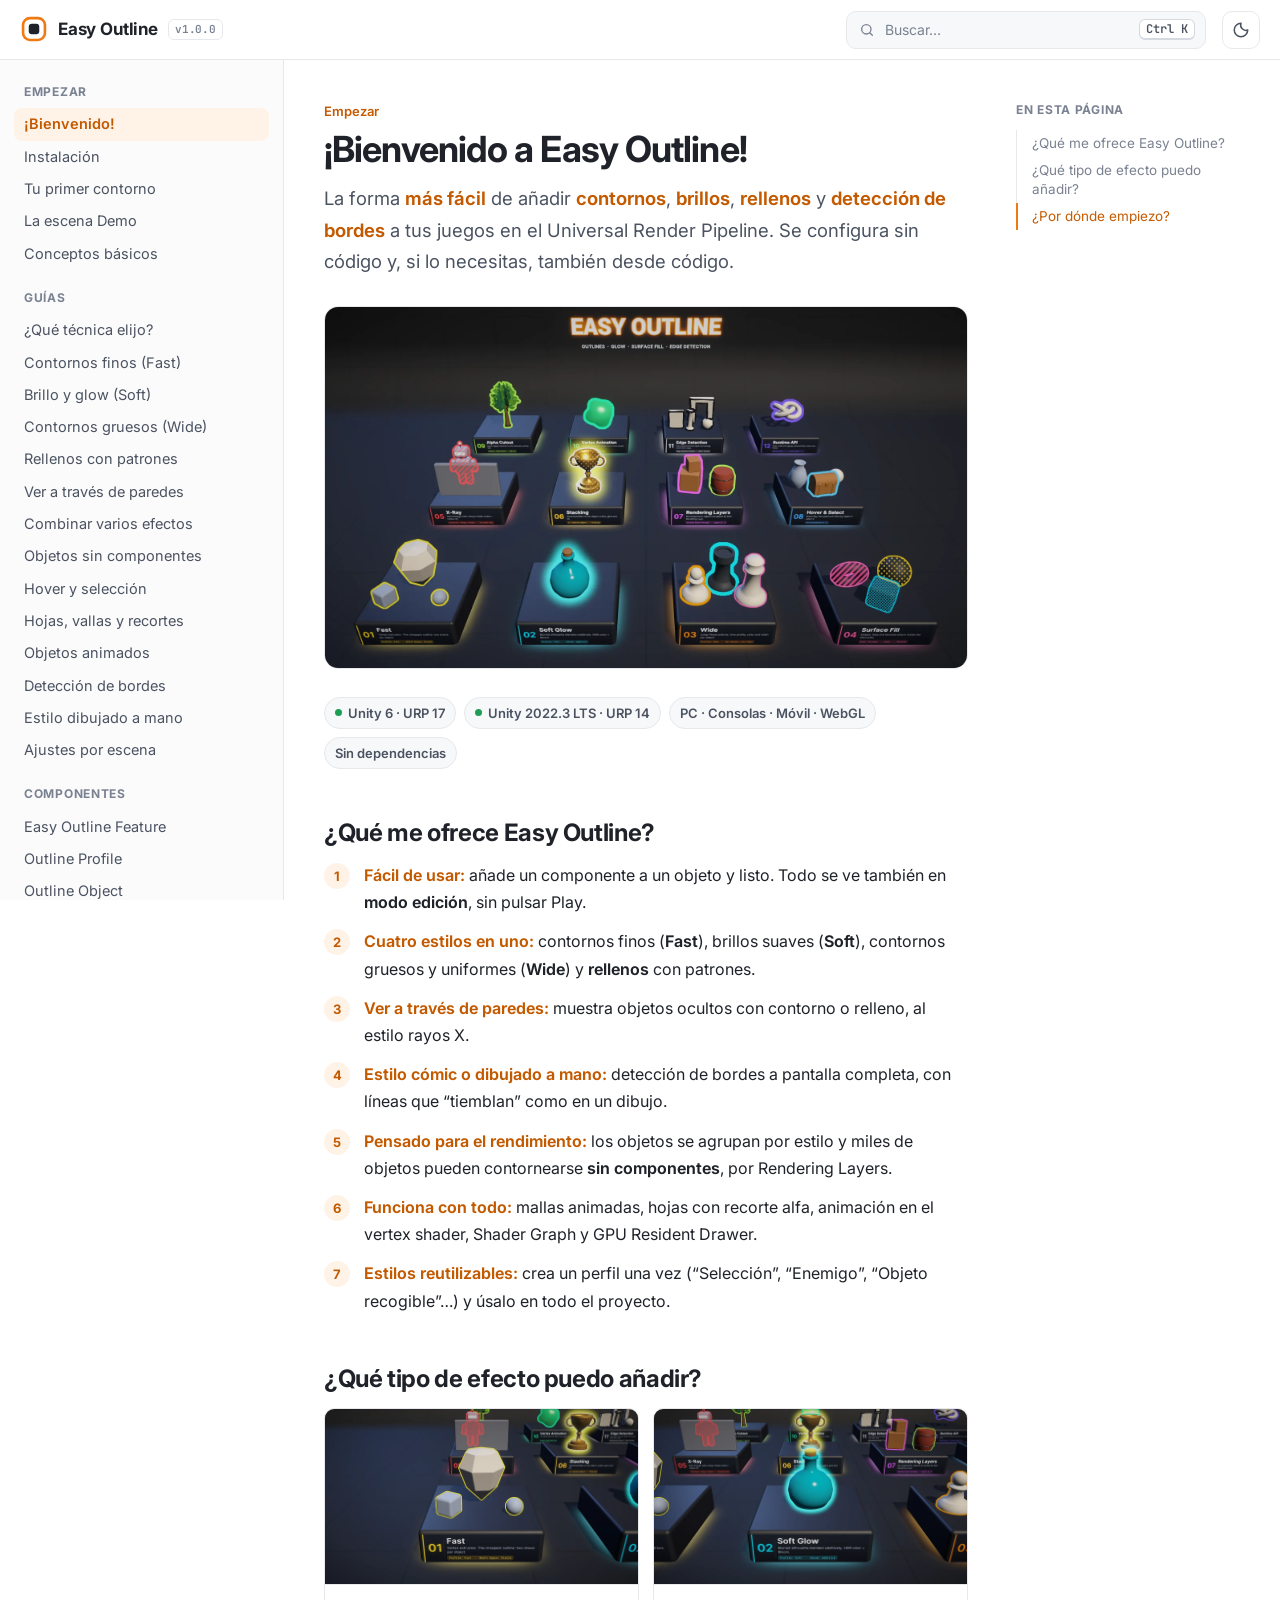
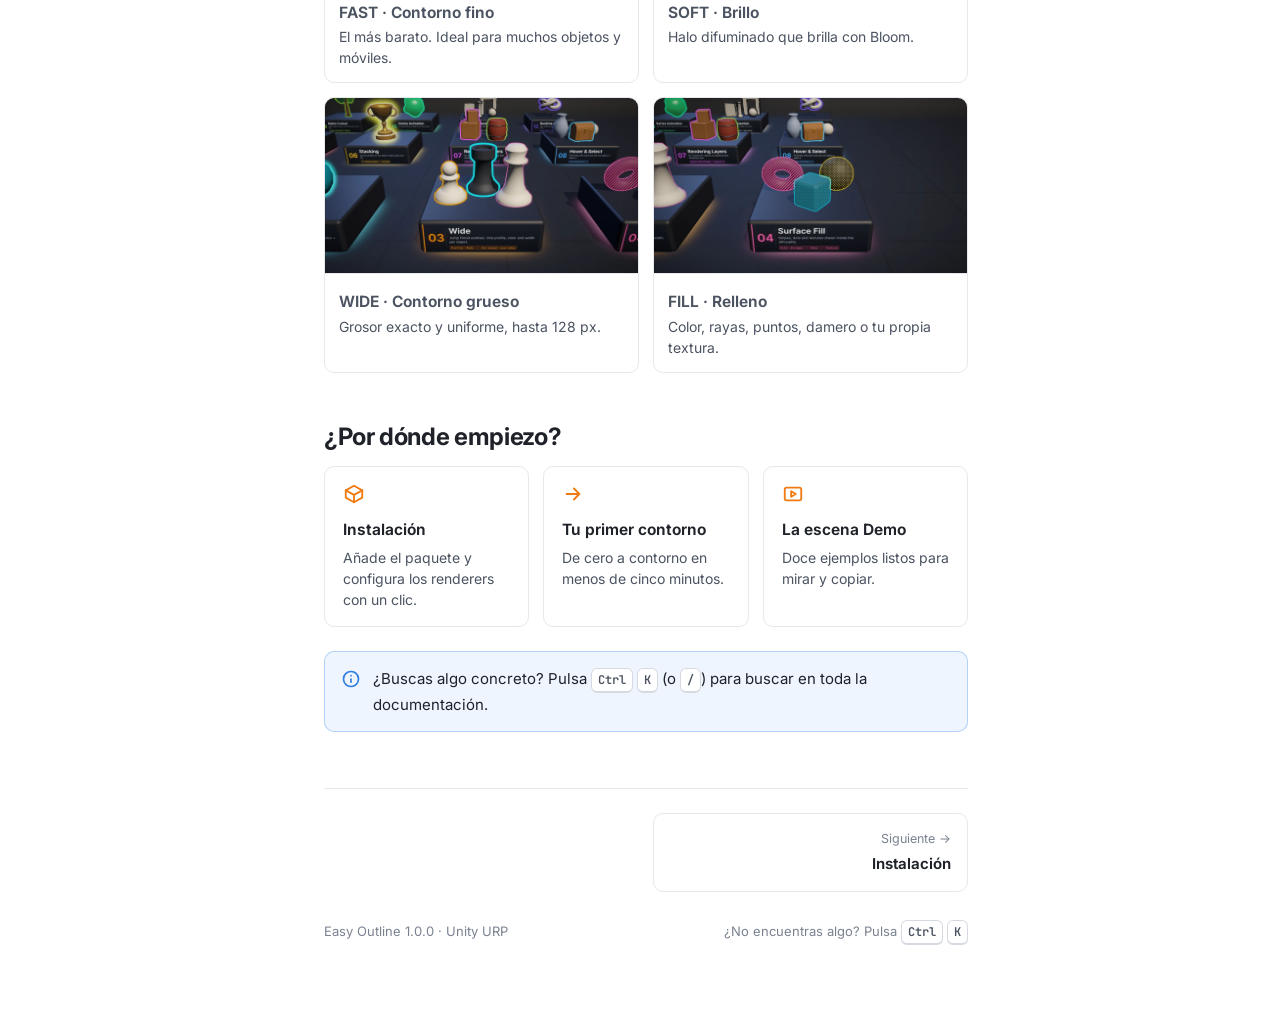
<file: docs.html>
<!doctype html>
<html lang="es">
<head>
  <meta charset="utf-8">
  <meta name="viewport" content="width=device-width, initial-scale=1">
  <title>Easy Outline · Documentación</title>
  <meta http-equiv="refresh" content="0; url=index.html">
  <link rel="canonical" href="index.html">
  <script>location.replace("index.html" + location.hash);</script>
  <style>body { margin: 0; background: #fff; font: 16px system-ui, sans-serif; color: #1f2329; padding: 40px 16px; text-align: center; }</style>
</head>
<body>
  <p>La documentación se ha movido a <a href="index.html">index.html</a>.</p>
</body>
</html>
</file>
<file: assets/css/style.css>
/* Easy Outline docs — GitBook-like layout: sidebar tree, one topic per page, page outline on the right. */

:root {
  --bg: #ffffff;
  --bg-soft: #f7f8fa;
  --bg-sidebar: #fbfbfc;
  --bg-code: #f5f6f8;
  --border: #e6e8ec;
  --border-strong: #d5d9e0;
  --text: #1f2329;
  --text-soft: #4b5361;
  --text-mute: #7a8291;
  --accent: #f07a12;
  --accent-strong: #d96500;
  --accent-soft: #fff3e8;
  --accent-text: #c45a00;
  --link: #d96500;
  --info: #2f7de1;
  --info-bg: #eef5ff;
  --warn: #c98a00;
  --warn-bg: #fff8e5;
  --ok: #1f9d55;
  --ok-bg: #ebf8f0;
  --danger: #d64545;
  --danger-bg: #fdeeee;
  --shadow: 0 1px 2px rgba(16, 24, 40, .05), 0 6px 24px rgba(16, 24, 40, .06);
  --radius: 10px;
  --header-h: 60px;
  --sidebar-w: 284px;
  --toc-w: 224px;
  --content-w: 780px;
  --font: "Inter", system-ui, -apple-system, "Segoe UI", Roboto, sans-serif;
  --mono: "JetBrains Mono", ui-monospace, SFMono-Regular, Consolas, monospace;
  --code-kw: #b5179e;
  --code-type: #2864c8;
  --code-str: #23863a;
  --code-com: #8a929e;
  --code-num: #c45a00;
  color-scheme: light;
}

@media (prefers-color-scheme: dark) {
  :root:not([data-theme="light"]) {
    --bg: #111318;
    --bg-soft: #171a21;
    --bg-sidebar: #13161c;
    --bg-code: #191c24;
    --border: #262b35;
    --border-strong: #333a46;
    --text: #e8eaee;
    --text-soft: #b6bcc8;
    --text-mute: #848c9b;
    --accent: #ff8a1f;
    --accent-strong: #ff9d45;
    --accent-soft: rgba(255, 138, 31, .12);
    --accent-text: #ffa04d;
    --link: #ffa04d;
    --info: #6aa8ff;
    --info-bg: rgba(74, 144, 255, .1);
    --warn: #f0c04a;
    --warn-bg: rgba(240, 192, 74, .1);
    --ok: #4cd18a;
    --ok-bg: rgba(76, 209, 138, .1);
    --danger: #ff7a7a;
    --danger-bg: rgba(255, 122, 122, .1);
    --shadow: 0 1px 2px rgba(0, 0, 0, .3), 0 8px 30px rgba(0, 0, 0, .35);
    --code-kw: #ff7ac6;
    --code-type: #7cb4ff;
    --code-str: #7ee0a1;
    --code-com: #737b89;
    --code-num: #ffad66;
    color-scheme: dark;
  }
}

:root[data-theme="dark"] {
  --bg: #111318;
  --bg-soft: #171a21;
  --bg-sidebar: #13161c;
  --bg-code: #191c24;
  --border: #262b35;
  --border-strong: #333a46;
  --text: #e8eaee;
  --text-soft: #b6bcc8;
  --text-mute: #848c9b;
  --accent: #ff8a1f;
  --accent-strong: #ff9d45;
  --accent-soft: rgba(255, 138, 31, .12);
  --accent-text: #ffa04d;
  --link: #ffa04d;
  --info: #6aa8ff;
  --info-bg: rgba(74, 144, 255, .1);
  --warn: #f0c04a;
  --warn-bg: rgba(240, 192, 74, .1);
  --ok: #4cd18a;
  --ok-bg: rgba(76, 209, 138, .1);
  --danger: #ff7a7a;
  --danger-bg: rgba(255, 122, 122, .1);
  --shadow: 0 1px 2px rgba(0, 0, 0, .3), 0 8px 30px rgba(0, 0, 0, .35);
  --code-kw: #ff7ac6;
  --code-type: #7cb4ff;
  --code-str: #7ee0a1;
  --code-com: #737b89;
  --code-num: #ffad66;
  color-scheme: dark;
}

* { box-sizing: border-box; }
html { scroll-padding-top: calc(var(--header-h) + 20px); -webkit-text-size-adjust: 100%; }
body {
  margin: 0;
  background: var(--bg);
  color: var(--text);
  font: 16px/1.7 var(--font);
  -webkit-font-smoothing: antialiased;
}
img { max-width: 100%; height: auto; display: block; }
a { color: var(--link); text-decoration: none; }
a:hover { text-decoration: underline; text-underline-offset: 3px; }
button { font: inherit; color: inherit; }
kbd {
  font: 600 12px/1 var(--mono);
  padding: 3px 6px;
  border: 1px solid var(--border-strong);
  border-bottom-width: 2px;
  border-radius: 6px;
  background: var(--bg);
  color: var(--text-soft);
  white-space: nowrap;
}

.skip-link { position: absolute; left: -999px; top: 8px; z-index: 100; background: var(--accent); color: #fff; padding: 8px 12px; border-radius: 8px; }
.skip-link:focus { left: 8px; }

/* ------------------------------------------------------------------ header */

.header {
  position: sticky; top: 0; z-index: 40;
  height: var(--header-h);
  display: flex; align-items: center; gap: 16px;
  padding: 0 20px;
  background: color-mix(in srgb, var(--bg) 88%, transparent);
  backdrop-filter: saturate(160%) blur(10px);
  border-bottom: 1px solid var(--border);
}
.brand { display: flex; align-items: center; gap: 10px; font-weight: 700; font-size: 17px; color: var(--text); letter-spacing: -.01em; }
.brand:hover { text-decoration: none; }
.brand svg { width: 28px; height: 28px; }
.brand .version { font: 600 11px/1 var(--mono); color: var(--text-mute); border: 1px solid var(--border); padding: 4px 6px; border-radius: 6px; }
.header-spacer { flex: 1; }
.search-trigger {
  display: flex; align-items: center; gap: 10px;
  width: min(360px, 40vw); height: 38px; padding: 0 10px 0 12px;
  border: 1px solid var(--border); border-radius: 10px;
  background: var(--bg-soft); color: var(--text-mute); cursor: pointer; font-size: 14px;
}
.search-trigger:hover { border-color: var(--border-strong); }
.search-trigger svg { width: 16px; height: 16px; flex: none; }
.search-trigger span { flex: 1; text-align: left; }
.icon-btn {
  display: inline-grid; place-items: center; width: 38px; height: 38px;
  border: 1px solid var(--border); border-radius: 10px; background: var(--bg); cursor: pointer; color: var(--text-soft);
}
.icon-btn:hover { color: var(--text); border-color: var(--border-strong); }
.icon-btn svg { width: 18px; height: 18px; }
.menu-btn { display: none; }

/* ------------------------------------------------------------------ layout */

.layout { display: flex; max-width: 1440px; margin: 0 auto; }
.sidebar {
  position: sticky; top: var(--header-h);
  flex: none; width: var(--sidebar-w); height: calc(100vh - var(--header-h));
  overflow-y: auto; padding: 22px 14px 40px;
  border-right: 1px solid var(--border);
  background: var(--bg-sidebar);
  scrollbar-width: thin;
}
.nav-group { margin-bottom: 18px; }
.nav-group > p {
  margin: 0 0 6px; padding: 0 10px;
  font-size: 12px; font-weight: 700; letter-spacing: .06em; text-transform: uppercase; color: var(--text-mute);
}
.nav-group ul { list-style: none; margin: 0; padding: 0; }
.nav-group a {
  display: flex; align-items: center; gap: 8px;
  padding: 6px 10px; border-radius: 8px;
  color: var(--text-soft); font-size: 14.5px; line-height: 1.4;
}
.nav-group a:hover { background: var(--bg-soft); color: var(--text); text-decoration: none; }
.nav-group a[aria-current="page"] { background: var(--accent-soft); color: var(--accent-text); font-weight: 600; }
.nav-group a .emoji { width: 20px; text-align: center; flex: none; font-size: 14px; }

.main { flex: 1; min-width: 0; display: flex; justify-content: center; gap: 48px; padding: 40px 40px 80px; }
.page { width: 100%; max-width: var(--content-w); min-width: 0; }
.toc {
  position: sticky; top: calc(var(--header-h) + 40px);
  flex: none; width: var(--toc-w); align-self: flex-start;
  max-height: calc(100vh - var(--header-h) - 60px); overflow-y: auto;
  font-size: 13.5px;
}
.toc p { margin: 0 0 10px; font-weight: 700; font-size: 12px; letter-spacing: .06em; text-transform: uppercase; color: var(--text-mute); }
.toc ul { list-style: none; margin: 0; padding: 0; border-left: 1px solid var(--border); }
.toc li a { display: block; padding: 4px 0 4px 14px; margin-left: -1px; border-left: 2px solid transparent; color: var(--text-mute); line-height: 1.4; }
.toc li.h3 a { padding-left: 26px; }
.toc li a:hover { color: var(--text); text-decoration: none; }
.toc li a.active { color: var(--accent-text); border-left-color: var(--accent); }

/* ------------------------------------------------------------------ article */

article[data-page] { display: none; }
article[data-page].active { display: block; animation: fade .18s ease-out; }
@keyframes fade { from { opacity: 0; transform: translateY(4px); } to { opacity: 1; transform: none; } }

.breadcrumb { font-size: 13px; font-weight: 600; color: var(--accent-text); margin-bottom: 6px; }
.page h1 { font-size: 36px; line-height: 1.2; letter-spacing: -.025em; margin: 0 0 12px; }
.page .lead { font-size: 18.5px; color: var(--text-soft); margin: 0 0 28px; }
.page h2 { font-size: 24px; line-height: 1.3; letter-spacing: -.015em; margin: 44px 0 14px; padding-top: 4px; }
.page h3 { font-size: 18.5px; line-height: 1.35; margin: 32px 0 10px; }
.page h4 { font-size: 16px; margin: 24px 0 8px; }
.page p, .page ul, .page ol { margin: 0 0 16px; }
.page ul, .page ol { padding-left: 24px; }
.page li { margin: 4px 0; }
.page li > ul, .page li > ol { margin: 4px 0; }
.page hr { border: 0; border-top: 1px solid var(--border); margin: 36px 0; }
.page strong { font-weight: 650; }
.page h2 .anchor, .page h3 .anchor { opacity: 0; margin-left: 8px; color: var(--text-mute); font-weight: 400; }
.page h2:hover .anchor, .page h3:hover .anchor { opacity: 1; text-decoration: none; }
mark, .hl { background: none; color: var(--accent-text); font-weight: 650; }
.step { display: inline-flex; align-items: center; gap: 10px; }
.page code {
  font: 500 .86em/1.5 var(--mono);
  background: var(--bg-code); border: 1px solid var(--border);
  padding: 1px 6px; border-radius: 6px; word-break: break-word;
}
.path { font: 600 .9em var(--font); color: var(--text); background: var(--bg-soft); border: 1px solid var(--border); padding: 1px 7px; border-radius: 6px; white-space: nowrap; }

/* code blocks */
.code { position: relative; margin: 0 0 20px; border: 1px solid var(--border); border-radius: var(--radius); background: var(--bg-code); overflow: hidden; }
.code-head { display: flex; align-items: center; justify-content: space-between; padding: 6px 8px 6px 14px; border-bottom: 1px solid var(--border); font: 600 12px var(--mono); color: var(--text-mute); }
.code pre { margin: 0; padding: 14px 16px; overflow-x: auto; font: 13.5px/1.65 var(--mono); tab-size: 4; }
.code pre code { background: none; border: 0; padding: 0; font: inherit; }
.copy-btn { border: 1px solid var(--border); background: var(--bg); color: var(--text-mute); border-radius: 7px; padding: 3px 9px; font: 600 12px var(--font); cursor: pointer; }
.copy-btn:hover { color: var(--text); }
.tok-kw { color: var(--code-kw); }
.tok-type { color: var(--code-type); }
.tok-str { color: var(--code-str); }
.tok-com { color: var(--code-com); font-style: italic; }
.tok-num { color: var(--code-num); }

/* hints */
.hint { display: flex; gap: 12px; margin: 0 0 20px; padding: 14px 16px; border-radius: var(--radius); border: 1px solid; font-size: 15px; }
.hint > .icon { flex: none; width: 20px; height: 20px; margin-top: 3px; }
.hint > div > :last-child { margin-bottom: 0; }
.hint > div { min-width: 0; }
.hint.info { background: var(--info-bg); border-color: color-mix(in srgb, var(--info) 30%, transparent); }
.hint.info > .icon { color: var(--info); }
.hint.warning { background: var(--warn-bg); border-color: color-mix(in srgb, var(--warn) 35%, transparent); }
.hint.warning > .icon { color: var(--warn); }
.hint.success { background: var(--ok-bg); border-color: color-mix(in srgb, var(--ok) 30%, transparent); }
.hint.success > .icon { color: var(--ok); }
.hint.danger { background: var(--danger-bg); border-color: color-mix(in srgb, var(--danger) 30%, transparent); }
.hint.danger > .icon { color: var(--danger); }

/* figures */
figure { margin: 0 0 24px; }
figure img { border-radius: var(--radius); border: 1px solid var(--border); cursor: zoom-in; background: #0d0f13; }
figcaption { margin-top: 8px; font-size: 13.5px; color: var(--text-mute); text-align: center; }
.figure-pair { display: grid; grid-template-columns: 1fr 1fr; gap: 14px; }
.figure-pair figure { margin: 0; }
.figure-pair + * { margin-top: 24px; }

/* tables */
.table-wrap { overflow-x: auto; margin: 0 0 20px; border: 1px solid var(--border); border-radius: var(--radius); }
table { width: 100%; border-collapse: collapse; font-size: 14.5px; }
th, td { text-align: left; padding: 10px 14px; border-bottom: 1px solid var(--border); vertical-align: top; }
th { background: var(--bg-soft); font-weight: 650; font-size: 13.5px; color: var(--text-soft); white-space: nowrap; }
tr:last-child td { border-bottom: 0; }
td:first-child { font-weight: 600; white-space: nowrap; }
td.wrap, td:first-child.wrap { white-space: normal; }
td .def { color: var(--text-mute); }

/* tabs */
.tabs { margin: 0 0 22px; border: 1px solid var(--border); border-radius: var(--radius); overflow: hidden; }
.tab-bar { display: flex; gap: 2px; padding: 0 8px; border-bottom: 1px solid var(--border); background: var(--bg-soft); overflow-x: auto; }
.tab-bar button { border: 0; background: none; padding: 11px 12px 10px; font-size: 14px; font-weight: 600; color: var(--text-mute); cursor: pointer; border-bottom: 2px solid transparent; margin-bottom: -1px; white-space: nowrap; }
.tab-bar button:hover { color: var(--text); }
.tab-bar button[aria-selected="true"] { color: var(--accent-text); border-bottom-color: var(--accent); }
.tab-panel { padding: 18px 18px 2px; }
.tab-panel[hidden] { display: none; }
.tab-panel > .code:last-child, .tab-panel > figure:last-child { margin-bottom: 16px; }

/* cards */
.cards { display: grid; grid-template-columns: repeat(2, minmax(0, 1fr)); gap: 14px; margin: 0 0 24px; }
.cards.three { grid-template-columns: repeat(3, minmax(0, 1fr)); }
.card {
  display: flex; flex-direction: column; gap: 4px;
  padding: 16px 18px; border: 1px solid var(--border); border-radius: var(--radius);
  background: var(--bg); color: var(--text); transition: border-color .15s, box-shadow .15s, transform .15s;
}
a.card:hover { text-decoration: none; border-color: var(--accent); box-shadow: var(--shadow); transform: translateY(-1px); }
.card .card-icon { width: 22px; height: 22px; color: var(--accent); margin-bottom: 8px; }
.card strong { font-size: 15.5px; }
.card span { font-size: 14px; color: var(--text-soft); line-height: 1.5; }
.card.image { padding: 0; overflow: hidden; }
.card.image img { aspect-ratio: 16 / 9; object-fit: cover; border-bottom: 1px solid var(--border); background: #0d0f13; }
.card.image .card-body { padding: 12px 14px 14px; display: flex; flex-direction: column; gap: 2px; }

/* numbered feature list (welcome page) */
.feature-list { list-style: none; counter-reset: f; padding: 0 !important; }
.feature-list li { counter-increment: f; position: relative; padding-left: 40px; margin: 0 0 12px; }
.feature-list li::before {
  content: counter(f); position: absolute; left: 0; top: 1px;
  width: 26px; height: 26px; border-radius: 50%; display: grid; place-items: center;
  background: var(--accent-soft); color: var(--accent-text); font-size: 13px; font-weight: 700;
}

/* steps */
.steps { list-style: none; counter-reset: s; padding: 0 !important; margin: 0 0 20px; }
.steps > li { counter-increment: s; position: relative; padding: 0 0 18px 46px; margin: 0; }
.steps > li::before {
  content: counter(s); position: absolute; left: 0; top: 0;
  width: 30px; height: 30px; border-radius: 50%; display: grid; place-items: center;
  background: var(--accent); color: #fff; font-size: 14px; font-weight: 700;
}
.steps > li::after { content: ""; position: absolute; left: 14.5px; top: 34px; bottom: 4px; width: 1px; background: var(--border-strong); }
.steps > li:last-child::after { display: none; }
.steps > li > strong:first-child { display: block; font-size: 16px; margin-bottom: 2px; }

/* hero */
.hero { position: relative; margin: 0 0 28px; border-radius: 14px; overflow: hidden; border: 1px solid var(--border); background: #0d0f13; }
.hero img { width: 100%; cursor: zoom-in; }
.badges { display: flex; flex-wrap: wrap; gap: 8px; margin: 0 0 24px; }
.badge { display: inline-flex; align-items: center; gap: 6px; font-size: 13px; font-weight: 600; padding: 4px 10px; border-radius: 999px; border: 1px solid var(--border); color: var(--text-soft); background: var(--bg-soft); }
.badge.ok::before { content: ""; width: 7px; height: 7px; border-radius: 50%; background: var(--ok); }
.tag { display: inline-block; font: 600 11.5px/1 var(--font); padding: 4px 7px; border-radius: 6px; background: var(--accent-soft); color: var(--accent-text); vertical-align: middle; }

details.faq { border: 1px solid var(--border); border-radius: var(--radius); margin: 0 0 10px; background: var(--bg); }
details.faq summary { cursor: pointer; padding: 12px 16px; font-weight: 600; list-style: none; display: flex; justify-content: space-between; gap: 12px; }
details.faq summary::-webkit-details-marker { display: none; }
details.faq summary::after { content: "+"; color: var(--text-mute); font-weight: 400; font-size: 20px; line-height: 1; }
details.faq[open] summary::after { content: "–"; }
details.faq > div { padding: 0 16px 4px; color: var(--text-soft); }

/* prev / next */
.pager { display: grid; grid-template-columns: 1fr 1fr; gap: 14px; margin-top: 56px; padding-top: 24px; border-top: 1px solid var(--border); }
.pager a { display: flex; flex-direction: column; gap: 2px; padding: 14px 16px; border: 1px solid var(--border); border-radius: var(--radius); color: var(--text); }
.pager a:hover { border-color: var(--accent); text-decoration: none; }
.pager a small { font-size: 12.5px; color: var(--text-mute); }
.pager a strong { font-size: 15px; }
.pager a.next { text-align: right; grid-column: 2; }
.page-footer { margin-top: 28px; font-size: 13px; color: var(--text-mute); display: flex; justify-content: space-between; gap: 12px; flex-wrap: wrap; }

/* ------------------------------------------------------------------ search modal */

.search-modal { position: fixed; inset: 0; z-index: 80; display: none; }
.search-modal.open { display: block; }
.search-backdrop { position: absolute; inset: 0; background: rgba(10, 12, 16, .45); backdrop-filter: blur(2px); }
.search-panel {
  position: relative; margin: 10vh auto 0; width: min(640px, calc(100% - 32px));
  background: var(--bg); border: 1px solid var(--border); border-radius: 14px; box-shadow: var(--shadow); overflow: hidden;
}
.search-field { display: flex; align-items: center; gap: 10px; padding: 0 16px; border-bottom: 1px solid var(--border); }
.search-field svg { width: 18px; height: 18px; color: var(--text-mute); flex: none; }
.search-field input { flex: 1; height: 56px; border: 0; outline: 0; background: none; font: 17px var(--font); color: var(--text); min-width: 0; }
.search-results { max-height: min(60vh, 520px); overflow-y: auto; padding: 8px; }
.search-results a { display: block; padding: 10px 12px; border-radius: 10px; color: var(--text); }
.search-results a:hover, .search-results a.selected { background: var(--accent-soft); text-decoration: none; }
.search-results .r-path { font-size: 12px; color: var(--text-mute); font-weight: 600; }
.search-results .r-title { font-weight: 650; font-size: 15px; }
.search-results .r-snippet { font-size: 13.5px; color: var(--text-soft); line-height: 1.5; margin-top: 2px; }
.search-results mark { color: var(--accent-text); background: var(--accent-soft); border-radius: 3px; padding: 0 1px; font-weight: 650; }
.search-empty { padding: 26px 16px; text-align: center; color: var(--text-mute); font-size: 14px; }
.search-hints { display: flex; flex-wrap: wrap; gap: 8px; padding: 4px 8px 12px; }
.search-hints button { border: 1px solid var(--border); background: var(--bg-soft); border-radius: 999px; padding: 4px 11px; font-size: 13px; color: var(--text-soft); cursor: pointer; }
.search-hints button:hover { border-color: var(--accent); color: var(--accent-text); }
.search-foot { display: flex; gap: 16px; padding: 10px 16px; border-top: 1px solid var(--border); font-size: 12px; color: var(--text-mute); }

/* lightbox */
.lightbox { position: fixed; inset: 0; z-index: 90; display: none; place-items: center; background: rgba(8, 9, 12, .86); padding: 24px; cursor: zoom-out; }
.lightbox.open { display: grid; }
.lightbox img { max-width: min(1600px, 100%); max-height: 100%; border-radius: 10px; }

/* ------------------------------------------------------------------ responsive */

@media (max-width: 1240px) {
  .toc { display: none; }
}
@media (max-width: 920px) {
  :root { --header-h: 56px; }
  .menu-btn { display: inline-grid; }
  .sidebar {
    position: fixed; left: 0; top: var(--header-h); bottom: 0; z-index: 50; height: auto;
    transform: translateX(-102%); transition: transform .2s ease; box-shadow: var(--shadow); background: var(--bg);
  }
  body.nav-open .sidebar { transform: none; }
  body.nav-open::after { content: ""; position: fixed; inset: var(--header-h) 0 0; background: rgba(10, 12, 16, .35); z-index: 45; }
  .main { padding: 28px 16px 64px; }
  .search-trigger { width: auto; flex: 1; max-width: 360px; }
  .search-trigger kbd { display: none; }
}
@media (max-width: 640px) {
  body { font-size: 15.5px; }
  .header { padding: 0 12px; gap: 10px; }
  .brand .version { display: none; }
  .brand span.name { display: none; }
  .page h1 { font-size: 29px; }
  .page .lead { font-size: 17px; }
  .page h2 { font-size: 21px; }
  .cards, .cards.three, .figure-pair, .pager { grid-template-columns: 1fr; }
  .pager a.next { grid-column: 1; }
  td:first-child { white-space: normal; }
}
</file>
